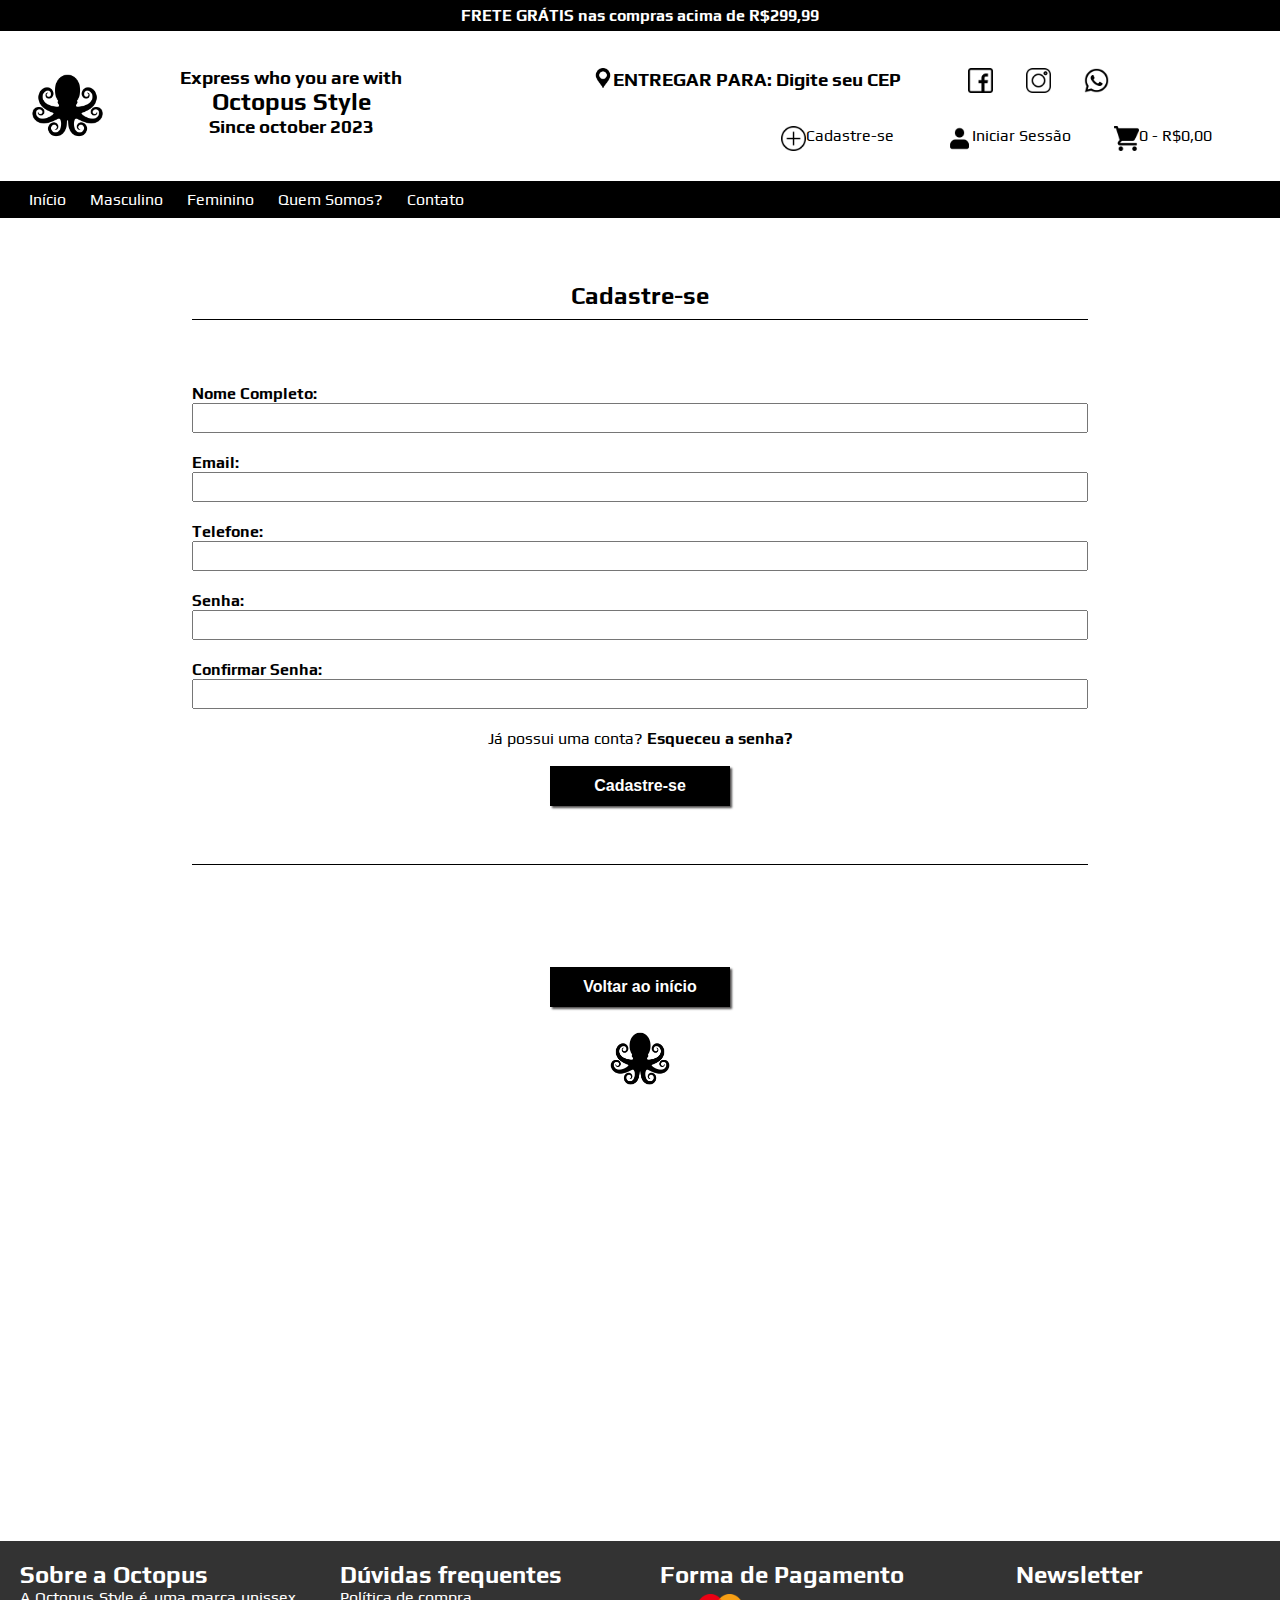
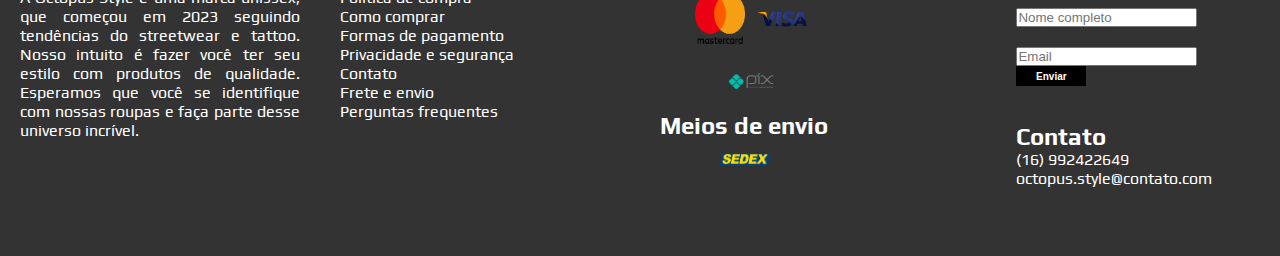
<file: cadastrese.html>
<!DOCTYPE html>
<html lang="pt-br">

<head>
    <meta charset="UTF-8">
    <meta name="viewport" content="width=device-width, initial-scale=1.0">
    <link rel="shortcut icon" href="./src/ostyleicon.ico" type="image/x-icon">
    <link rel="stylesheet" href="./css/ostyle.css">
    <link rel="stylesheet" href="./css/stylecadastre.css">
    <title>Octopus Style</title>
</head>

<body>
    <div id="wrapper">
        <div class="container body-content">
            <header>
                <div class="frete">
                    <h4>FRETE GRÁTIS nas compras acima de R$299,99</h4>
                </div>

                <div class="cabecalho">
                    <div class="principal">
                        <div class="logo">
                            <img src="./src/ostyle.png" alt="Logotipo Octopus Style">
                        </div>
                        <div class="logotitulo">
                            <h3>Express who you are with</h2>
                                <h2>Octopus Style</h2>
                                <h3>Since october 2023</h3>
                        </div>
                    </div>
                    <div class="boxlogo">
                        <div class="um">
                            <div class="entregalogo">
                                <img src="./src/ferramenta.png" alt="Logo Ferramenta Maps">
                                <h3>ENTREGAR PARA: Digite seu CEP</h3>
                            </div>
                            <div class="logos">
                                <img src="./src/facebook.png" alt="Logo Facebook">
                                <img src="./src/instagram.png" alt="Logo Instagram">
                                <img src="./src/logowhatsapp.png" alt="Logo Whatsapp">
                            </div>
                        </div>
                        <div class="dois">
                            <div class="cadastrese">
                                <img src="./src/mais.png" alt="Logo Sinal Mais">
                                <a href="./cadastrese.html">Cadastre-se</a>
                            </div>
                            <div class="iniciarsessao">
                                <img src="./src/pessoa.png" alt="Logo Pessoa">
                                <a href="./iniciarsessao.html">Iniciar Sessão</a>
                            </div>
                            <div class="carrinho">
                                <img src="./src/carrinho-de-compras.png" alt="Logo Carrinho de Compras">
                                <a href="./carrinho.html">0 - R$0,00</a>
                            </div>
                        </div>
                    </div>
                </div>
                <div class="finalcabecalho">
                    <ul>
                        <a href="./index.html">Início</a>
                        <a href="./masculino.html">Masculino</a>
                        <a href="./feminino.html">Feminino</a>
                        <a href="./quemsomos.html">Quem Somos?</a>
                        <a href="./contato.html">Contato</a>
                    </ul>
                </div>
            </header>

            <div class="pag">
                <h2>Cadastre-se</h2>
                <div class="borda">
                    <label for="nome"><b>Nome Completo:</b></label>
                    <input type="nome" id="nome" name="nome" required>
                    <br>
                    <label for="email"><b>Email:</b></label>
                    <input type="email" id="email" name="email" required>
                    <br>
                    <label for="telefone"><b>Telefone:</b></label>
                    <input type="tel" id="telefone" name="telefone" required>
                    <br>
                    <label for="senha"><b>Senha:</b></label>
                    <input type="password" id="senha" name="senha" required>
                    <br>
                    <label for="confirmar_senha"><b>Confirmar Senha:</b></label>
                    <input type="password" id="confirmar_senha" name="confirmar_senha" required>
                    <br>
                    </form>
                    Já possui uma conta? <b>Esqueceu a senha?</b>
                    <button class="botaoini" type="submit">Cadastre-se</button>
                </div>
                <span class="botaozin1"><a href='./index.html'> <button  class="voltar" type="submit">Voltar ao início</button></a></span>
                <img class="polvo" src="./src/ostyle.png" alt="Minha Figura">
            </div>  
        </div>
        <footer>
            <div class="sobre">
                <h2>Sobre a Octopus</h2>
                <p>A Octopus Style é uma marca unissex, que começou em 2023 seguindo tendências do streetwear e tattoo.
                    Nosso
                    intuito é fazer você ter seu estilo com produtos de qualidade. Esperamos que você se identifique com
                    nossas roupas e faça parte desse universo incrível.</p>
            </div>

            <div class="duvida">
                <h2>Dúvidas frequentes</h2>
                <p>Política de compra <br>
                    Como comprar <br>
                    Formas de pagamento<br>
                    Privacidade e segurança<br>
                    Contato <br>
                    Frete e envio<br>
                    Perguntas frequentes </p>
            </div>

            <div class="forma">
                <div>
                    <h2>Forma de Pagamento</h2>
                    <div class="meios-pagamento">
                        <img src="./src/mastercard.png" alt="Master Card">
                        <img src="./src/visa.png" alt="Visa">
                    </div>
                    <div class="meios-pagamento">

                        <img src="./src/Logo-pix.png" alt="Pix">
                    </div>
                </div>
                <h2>Meios de envio</h2>
                <div class="meios-entrega">
                    <img src="./src/sedex.png" alt="Pix">
                </div>
            </div>


            <div>
                <div class="news">
                    <h2>Newsletter</h2>
                    <label for="nome"><b></b></label>
                    <input type="text" id="nome" name="nome" required placeholder="Nome completo">
                    <br>
                    <label for="email"><b></b></label>
                    <input type="email" id="email" name="email" required placeholder="Email">
                    <button type="submit">Enviar</button>
                </div>
                <div class="contato">
                    <h2>Contato</h2>
                    <p>(16) 992422649 <br>
                        octopus.style@contato.com</p>
                </div>
            </div>
        </footer>
    </div>


</body>

</html>
</file>
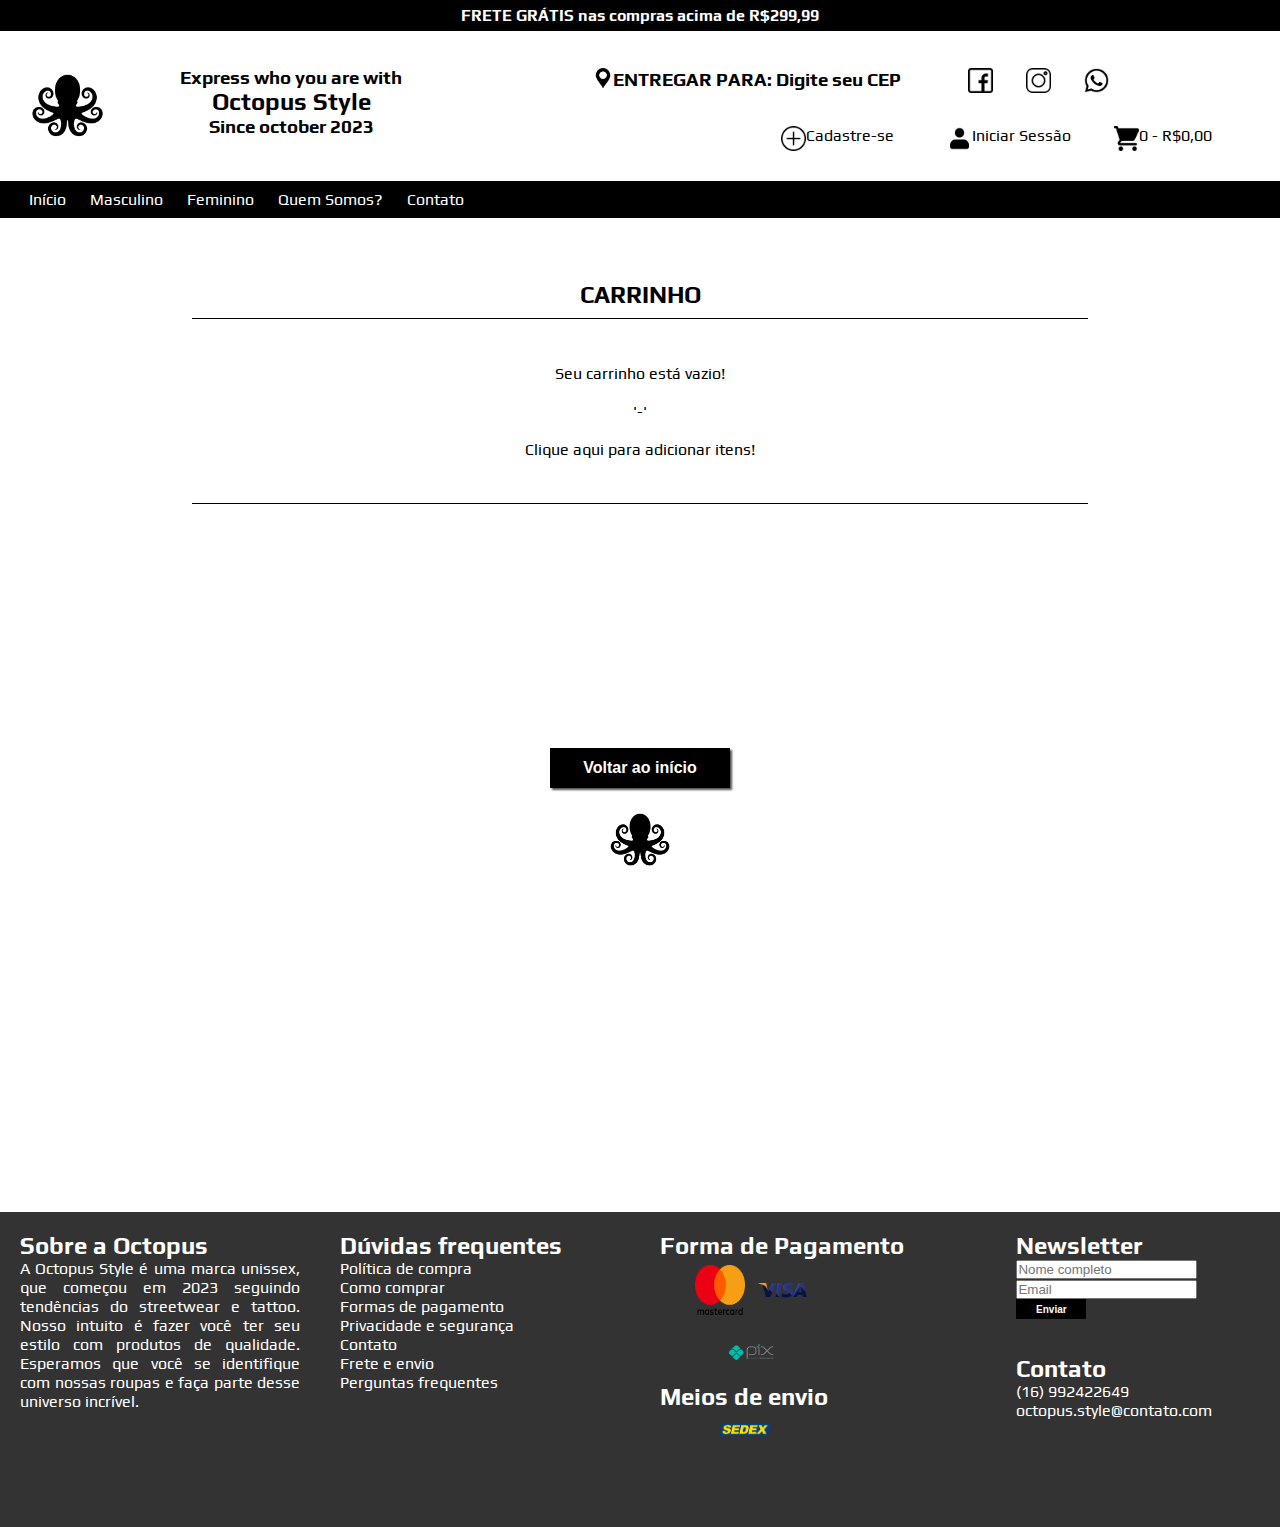
<file: carrinho.html>
<!DOCTYPE html>
<html lang="pt-br">

<head>
    <meta charset="UTF-8">
    <meta name="viewport" content="width=device-width, initial-scale=1.0">
    <link rel="shortcut icon" href="./src/ostyleicon.ico" type="image/x-icon">
    <link rel="stylesheet" href="./css/ostyle.css">
    <link rel="stylesheet" href="./css/stylecarrinho.css">
    <title>Octopus Style</title>
</head>

<body>
    <div id="wrapper">
        <div class="container body-content">
            <header>
                <div class="frete">
                    <h4>FRETE GRÁTIS nas compras acima de R$299,99</h4>
                </div>

                <div class="cabecalho">
                    <div class="principal">
                        <div class="logo">
                            <img src="./src/ostyle.png" alt="Logotipo Octopus Style">
                        </div>
                        <div class="logotitulo">
                            <h3>Express who you are with</h2>
                                <h2>Octopus Style</h2>
                                <h3>Since october 2023</h3>
                        </div>
                    </div>
                    <div class="boxlogo">
                        <div class="um">
                            <div class="entregalogo">
                                <img src="./src/ferramenta.png" alt="Logo Ferramenta Maps">
                                <h3>ENTREGAR PARA: Digite seu CEP</h3>
                            </div>
                            <div class="logos">
                                <img src="./src/facebook.png" alt="Logo Facebook">
                                <img src="./src/instagram.png" alt="Logo Instagram">
                                <img src="./src/logowhatsapp.png" alt="Logo Whatsapp">
                            </div>
                        </div>
                        <div class="dois">
                            <div class="cadastrese">
                                <img src="./src/mais.png" alt="Logo Sinal Mais">
                                <a href="./cadastrese.html">Cadastre-se</a>
                            </div>
                            <div class="iniciarsessao">
                                <img src="./src/pessoa.png" alt="Logo Pessoa">
                                <a href="./iniciarsessao.html">Iniciar Sessão</a>
                            </div>
                            <div class="carrinho">
                                <img src="./src/carrinho-de-compras.png" alt="Logo Carrinho de Compras">
                                <a href="./carrinho.html">0 - R$0,00</a>
                            </div>
                        </div>
                    </div>
                </div>
                <div class="finalcabecalho">
                    <ul>
                        <a href="./index.html">Início</a>
                        <a href="./masculino.html">Masculino</a>
                        <a href="./feminino.html">Feminino</a>
                        <a href="./quemsomos.html">Quem Somos?</a>
                        <a href="./contato.html">Contato</a>
                    </ul>
                </div>
            </header>
        
        <div class="carrinho1">
            <h2>CARRINHO</h2>  
            <p class="borda">Seu carrinho está vazio!<br><br>
                '-'<br><br>
                Clique aqui para adicionar itens!</p>
        </div>
       <span class="botaozin2"> <a href='./index.html'> <button  class="botao3" type="submit">Voltar ao início</button></a></span>
        <img class="imagem3" src="./src/ostyle.png" alt="Minha Figura">
    </div>
    
   
    
    <footer>
        <div class="sobre">
            <h2>Sobre a Octopus</h2>
            <p>A Octopus Style é uma marca unissex, que começou em 2023 seguindo tendências do streetwear e tattoo.
                Nosso
                intuito é fazer você ter seu estilo com produtos de qualidade. Esperamos que você se identifique com
                nossas roupas e faça parte desse universo incrível.</p>
        </div>

        <div class="duvida">
            <h2>Dúvidas frequentes</h2>
            <p>Política de compra <br>
                Como comprar <br>
                Formas de pagamento<br>
                Privacidade e segurança<br>
                Contato <br>
                Frete e envio<br>
                Perguntas frequentes </p>
        </div>

        <div class="forma">
            <div>
                <h2>Forma de Pagamento</h2>
                <div class="meios-pagamento">
                    <img src="./src/mastercard.png" alt="Master Card">
                    <img src="./src/visa.png" alt="Visa">
                </div>
                <div class="meios-pagamento">

                    <img src="./src/Logo-pix.png" alt="Pix">
                </div>
            </div>
            <h2>Meios de envio</h2>
            <div class="meios-entrega">
                <img src="./src/sedex.png" alt="Pix">
            </div>
        </div>


        <div>
            <div class="news">
                <h2>Newsletter</h2>
                <label for="nome"><b></b></label>
                <input type="text" id="nome" name="nome" required placeholder="Nome completo">
                <br>
                <label for="email"><b></b></label>
                <input type="email" id="email" name="email" required placeholder="Email">
                <button type="submit">Enviar</button>
            </div>
            <div class="contato">
                <h2>Contato</h2>
                <p>(16) 992422649 <br>
                    octopus.style@contato.com</p>
            </div>
        </div>
    </footer>
</body>
</html>
</file>
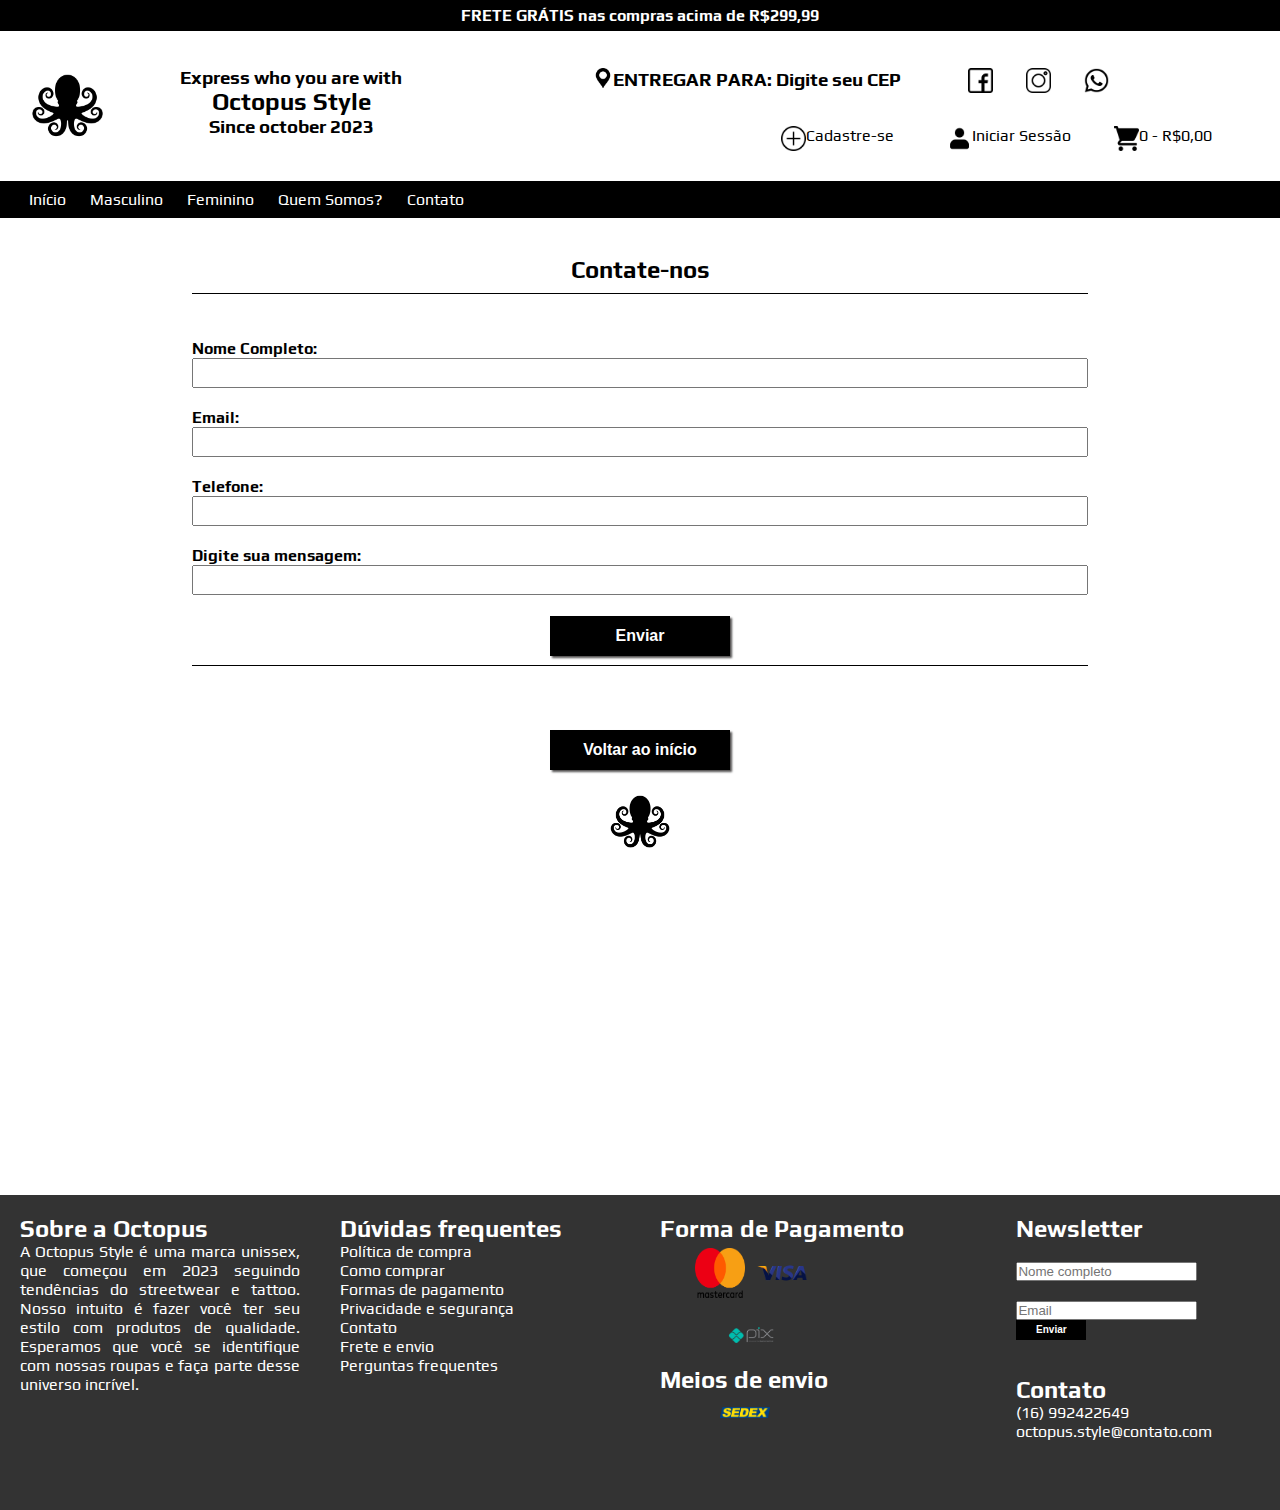
<file: contato.html>
<!DOCTYPE html>
<html lang="pt-br">

<head>
    <meta charset="UTF-8">
    <meta name="viewport" content="width=device-width, initial-scale=1.0">
    <link rel="shortcut icon" href="./src/ostyleicon.ico" type="image/x-icon">
    <link rel="stylesheet" href="./css/ostyle.css">
    <link rel="stylesheet" href="./css/stylecontato.css">
    <title>Octopus Style</title>
</head>

<body>
    <div id="wrapper">
        <div class="container body-content">
            <header>
                <div class="frete">
                    <h4>FRETE GRÁTIS nas compras acima de R$299,99</h4>
                </div>

                <div class="cabecalho">
                    <div class="principal">
                        <div class="logo">
                            <img src="./src/ostyle.png" alt="Logotipo Octopus Style">
                        </div>
                        <div class="logotitulo">
                            <h3>Express who you are with</h2>
                                <h2>Octopus Style</h2>
                                <h3>Since october 2023</h3>
                        </div>
                    </div>
                    <div class="boxlogo">
                        <div class="um">
                            <div class="entregalogo">
                                <img src="./src/ferramenta.png" alt="Logo Ferramenta Maps">
                                <h3>ENTREGAR PARA: Digite seu CEP</h3>
                            </div>
                            <div class="logos">
                                <img src="./src/facebook.png" alt="Logo Facebook">
                                <img src="./src/instagram.png" alt="Logo Instagram">
                                <img src="./src/logowhatsapp.png" alt="Logo Whatsapp">
                            </div>
                        </div>
                        <div class="dois">
                            <div class="cadastrese">
                                <img src="./src/mais.png" alt="Logo Sinal Mais">
                                <a href="./cadastrese.html">Cadastre-se</a>
                            </div>
                            <div class="iniciarsessao">
                                <img src="./src/pessoa.png" alt="Logo Pessoa">
                                <a href="./iniciarsessao.html">Iniciar Sessão</a>
                            </div>
                            <div class="carrinho">
                                <img src="./src/carrinho-de-compras.png" alt="Logo Carrinho de Compras">
                                <a href="./carrinho.html">0 - R$0,00</a>
                            </div>
                        </div>
                    </div>
                </div>
                <div class="finalcabecalho">
                    <ul>
                        <a href="./index.html">Início</a>
                        <a href="./masculino.html">Masculino</a>
                        <a href="./feminino.html">Feminino</a>
                        <a href="./quemsomos.html">Quem Somos?</a>
                        <a href="./contato.html">Contato</a>
                    </ul>
                </div>
            </header>

            <div class="contatinhoo">
                <h2>Contate-nos</h2>
                <div class="borda">
                    <label for="nome"><b>Nome Completo:</b></label>
                    <input type="nome" id="nome" name="nome" required>
                    <br>
                    <label for="email"><b>Email:</b></label>
                    <input type="emaill" id="email" name="email" required>
                    <br>
                    <label for="telefone"><b>Telefone:</b></label>
                    <input type="tel" id="telefone" name="telefone" required>
                    <br>
                    <label for="mensagem"><b>Digite sua mensagem:</b></label>
                    <input type="mensagem" id="mensagem" name="mensagem" required>
                    <br>
                    </form>
                    <button class="envia" type="submit">Enviar</button>
                </div>
            </div>


            <span class="botaozin3"><a href='./index.html'> <button  class="botao4" type="submit">Voltar ao início</button></a></span>
            <img class="imagem4" src="./src/ostyle.png" alt="Minha Figura">
        </div>
    </div>


        <footer>
            <div class="sobre">
                <h2>Sobre a Octopus</h2>
                <p>A Octopus Style é uma marca unissex, que começou em 2023 seguindo tendências do streetwear e tattoo.
                    Nosso
                    intuito é fazer você ter seu estilo com produtos de qualidade. Esperamos que você se identifique com
                    nossas roupas e faça parte desse universo incrível.</p>
            </div>

            <div class="duvida">
                <h2>Dúvidas frequentes</h2>
                <p>Política de compra <br>
                    Como comprar <br>
                    Formas de pagamento<br>
                    Privacidade e segurança<br>
                    Contato <br>
                    Frete e envio<br>
                    Perguntas frequentes </p>
            </div>

            <div class="forma">
                <div>
                    <h2>Forma de Pagamento</h2>
                    <div class="meios-pagamento">
                        <img src="./src/mastercard.png" alt="Master Card">
                        <img src="./src/visa.png" alt="Visa">
                    </div>
                    <div class="meios-pagamento">

                        <img src="./src/Logo-pix.png" alt="Pix">
                    </div>
                </div>
                <h2>Meios de envio</h2>
                <div class="meios-entrega">
                    <img src="./src/sedex.png" alt="Pix">
                </div>
            </div>


            <div>
                <div class="news">
                    <h2>Newsletter</h2>
                    <label for="nome"><b></b></label>
                    <input type="text" id="nome" name="nome" required placeholder="Nome completo">
                    <br>
                    <label for="email"><b></b></label>
                    <input type="email" id="email" name="email" required placeholder="Email">
                    <button type="submit">Enviar</button>
                </div>
                <div class="contato">
                    <h2>Contato</h2>
                    <p>(16) 992422649 <br>
                        octopus.style@contato.com</p>
                </div>
            </div>
        </footer>
</body>

</html>
</file>
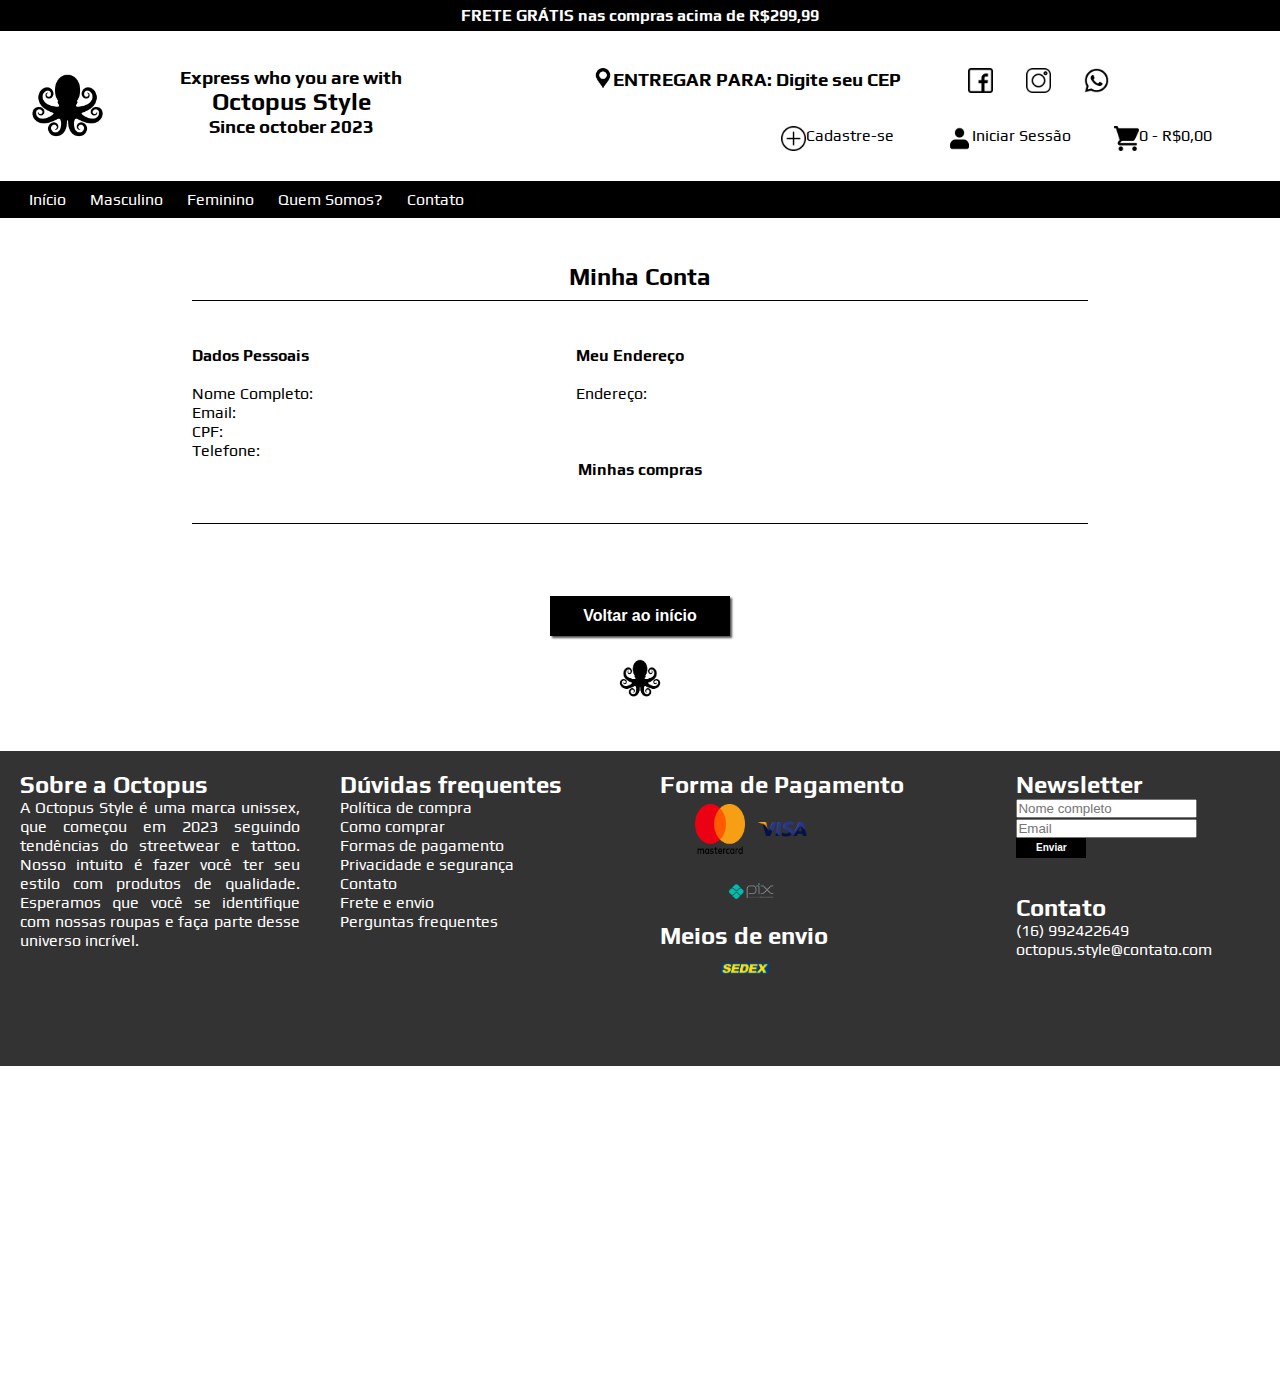
<file: dadospessoais.html>
<!DOCTYPE html>
<html lang="pt-br">

<head>
    <meta charset="UTF-8">
    <meta name="viewport" content="width=device-width, initial-scale=1.0">
    <link rel="shortcut icon" href="./src/ostyleicon.ico" type="image/x-icon">
    <link rel="stylesheet" href="./css/ostyle.css">
    <link rel="stylesheet" href="./css/styledados.css">
    <title>Octopus Style</title>
</head>

<body>
    <div id="wrapper">
        <div class="container body-content">
            <header>
                <div class="frete">
                    <h4>FRETE GRÁTIS nas compras acima de R$299,99</h4>
                </div>

                <div class="cabecalho">
                    <div class="principal">
                        <div class="logo">
                            <img src="./src/ostyle.png" alt="Logotipo Octopus Style">
                        </div>
                        <div class="logotitulo">
                            <h3>Express who you are with</h2>
                                <h2>Octopus Style</h2>
                                <h3>Since october 2023</h3>
                        </div>
                    </div>
                    <div class="boxlogo">
                        <div class="um">
                            <div class="entregalogo">
                                <img src="./src/ferramenta.png" alt="Logo Ferramenta Maps">
                                <h3>ENTREGAR PARA: Digite seu CEP</h3>
                            </div>
                            <div class="logos">
                                <img src="./src/facebook.png" alt="Logo Facebook">
                                <img src="./src/instagram.png" alt="Logo Instagram">
                                <img src="./src/logowhatsapp.png" alt="Logo Whatsapp">
                            </div>
                        </div>
                        <div class="dois">
                            <div class="cadastrese">
                                <img src="./src/mais.png" alt="Logo Sinal Mais">
                                <a href="./cadastrese.html">Cadastre-se</a>
                            </div>
                            <div class="iniciarsessao">
                                <img src="./src/pessoa.png" alt="Logo Pessoa">
                                <a href="./iniciarsessao.html">Iniciar Sessão</a>
                            </div>
                            <div class="carrinho">
                                <img src="./src/carrinho-de-compras.png" alt="Logo Carrinho de Compras">
                                <a href="./carrinho.html">0 - R$0,00</a>
                            </div>
                        </div>
                    </div>
                </div>
                <div class="finalcabecalho">
                    <ul>
                        <a href="./index.html">Início</a>
                        <a href="./masculino.html">Masculino</a>
                        <a href="./feminino.html">Feminino</a>
                        <a href="./quemsomos.html">Quem Somos?</a>
                        <a href="./contato.html">Contato</a>
                    </ul>
                </div>
            </header>

    <div class="continha">
        <h2>Minha Conta</h2>
        <div class="borda">
            <div class="teste">
                <div class="dados-pessoais">
                    <b>Dados Pessoais</b><br><br>
                    Nome Completo:<br>
                    Email:<br>
                    CPF:<br>
                    Telefone:<br>
                </div>
                <div class="meu-endereco">
                    <b>Meu Endereço</b><br><br>
                    Endereço:<br>
                </div>
            </div>
            <div class="minhas-compras">
                <b>Minhas compras</b>
            </div>
        </div>
        <span class="botaozin4"><a href='./index.html'> <button  class="botao5" type="submit">Voltar ao início</button></a></span>
        <img class="imagem5" src="./src/ostyle.png" alt="Minha Figura">
    </div>

    <footer>
        <div class="sobre">
            <h2>Sobre a Octopus</h2>
            <p>A Octopus Style é uma marca unissex, que começou em 2023 seguindo tendências do streetwear e tattoo.
                Nosso
                intuito é fazer você ter seu estilo com produtos de qualidade. Esperamos que você se identifique com
                nossas roupas e faça parte desse universo incrível.</p>
        </div>

        <div class="duvida">
            <h2>Dúvidas frequentes</h2>
            <p>Política de compra <br>
                Como comprar <br>
                Formas de pagamento<br>
                Privacidade e segurança<br>
                Contato <br>
                Frete e envio<br>
                Perguntas frequentes </p>
        </div>

        <div class="forma">
            <div>
                <h2>Forma de Pagamento</h2>
                <div class="meios-pagamento">
                    <img src="./src/mastercard.png" alt="Master Card">
                    <img src="./src/visa.png" alt="Visa">
                </div>
                <div class="meios-pagamento">

                    <img src="./src/Logo-pix.png" alt="Pix">
                </div>
            </div>
            <h2>Meios de envio</h2>
            <div class="meios-entrega">
                <img src="./src/sedex.png" alt="Pix">
            </div>
        </div>


        <div>
            <div class="news">
                <h2>Newsletter</h2>
                <label for="nome"><b></b></label>
                <input type="text" id="nome" name="nome" required placeholder="Nome completo">
                <br>
                <label for="email"><b></b></label>
                <input type="email" id="email" name="email" required placeholder="Email">
                <button type="submit">Enviar</button>
            </div>
            <div class="contato">
                <h2>Contato</h2>
                <p>(16) 992422649 <br>
                    octopus.style@contato.com</p>
            </div>
        </div>
    </footer>
</body>

</html>
</file>
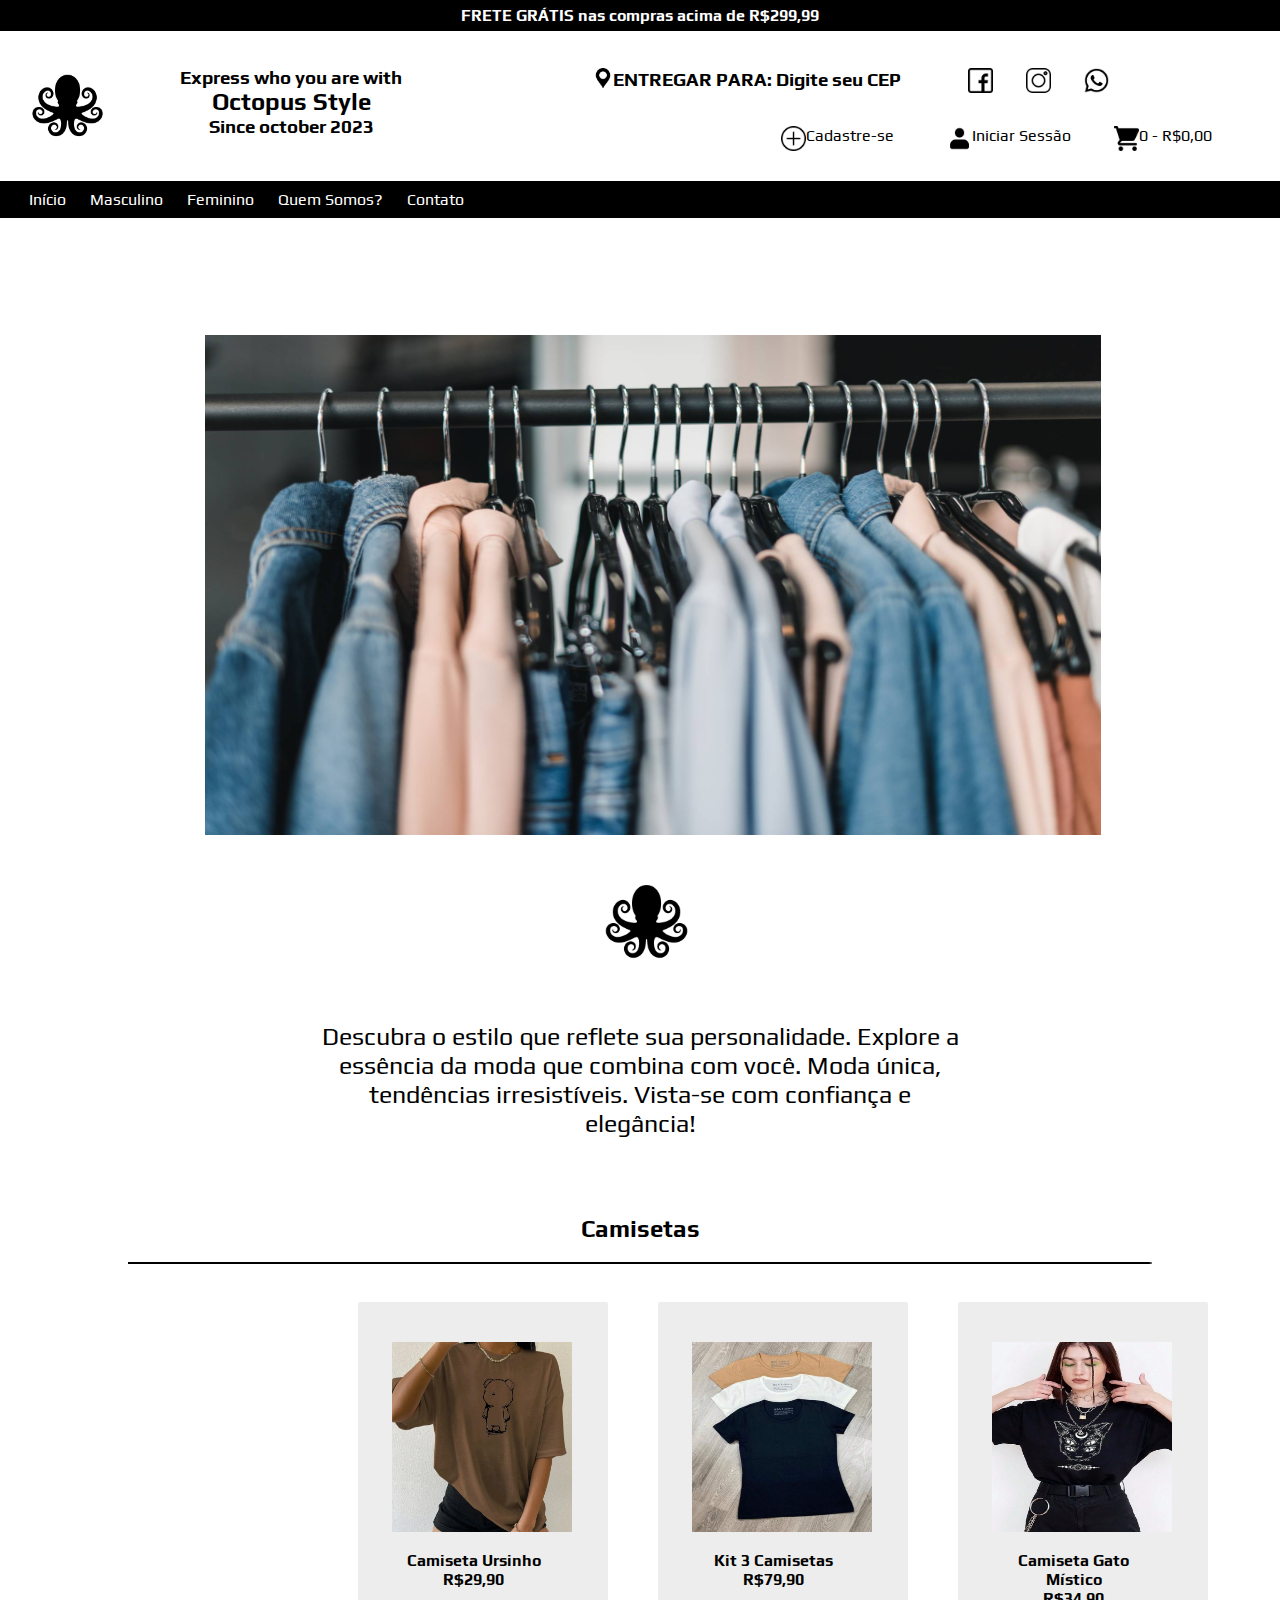
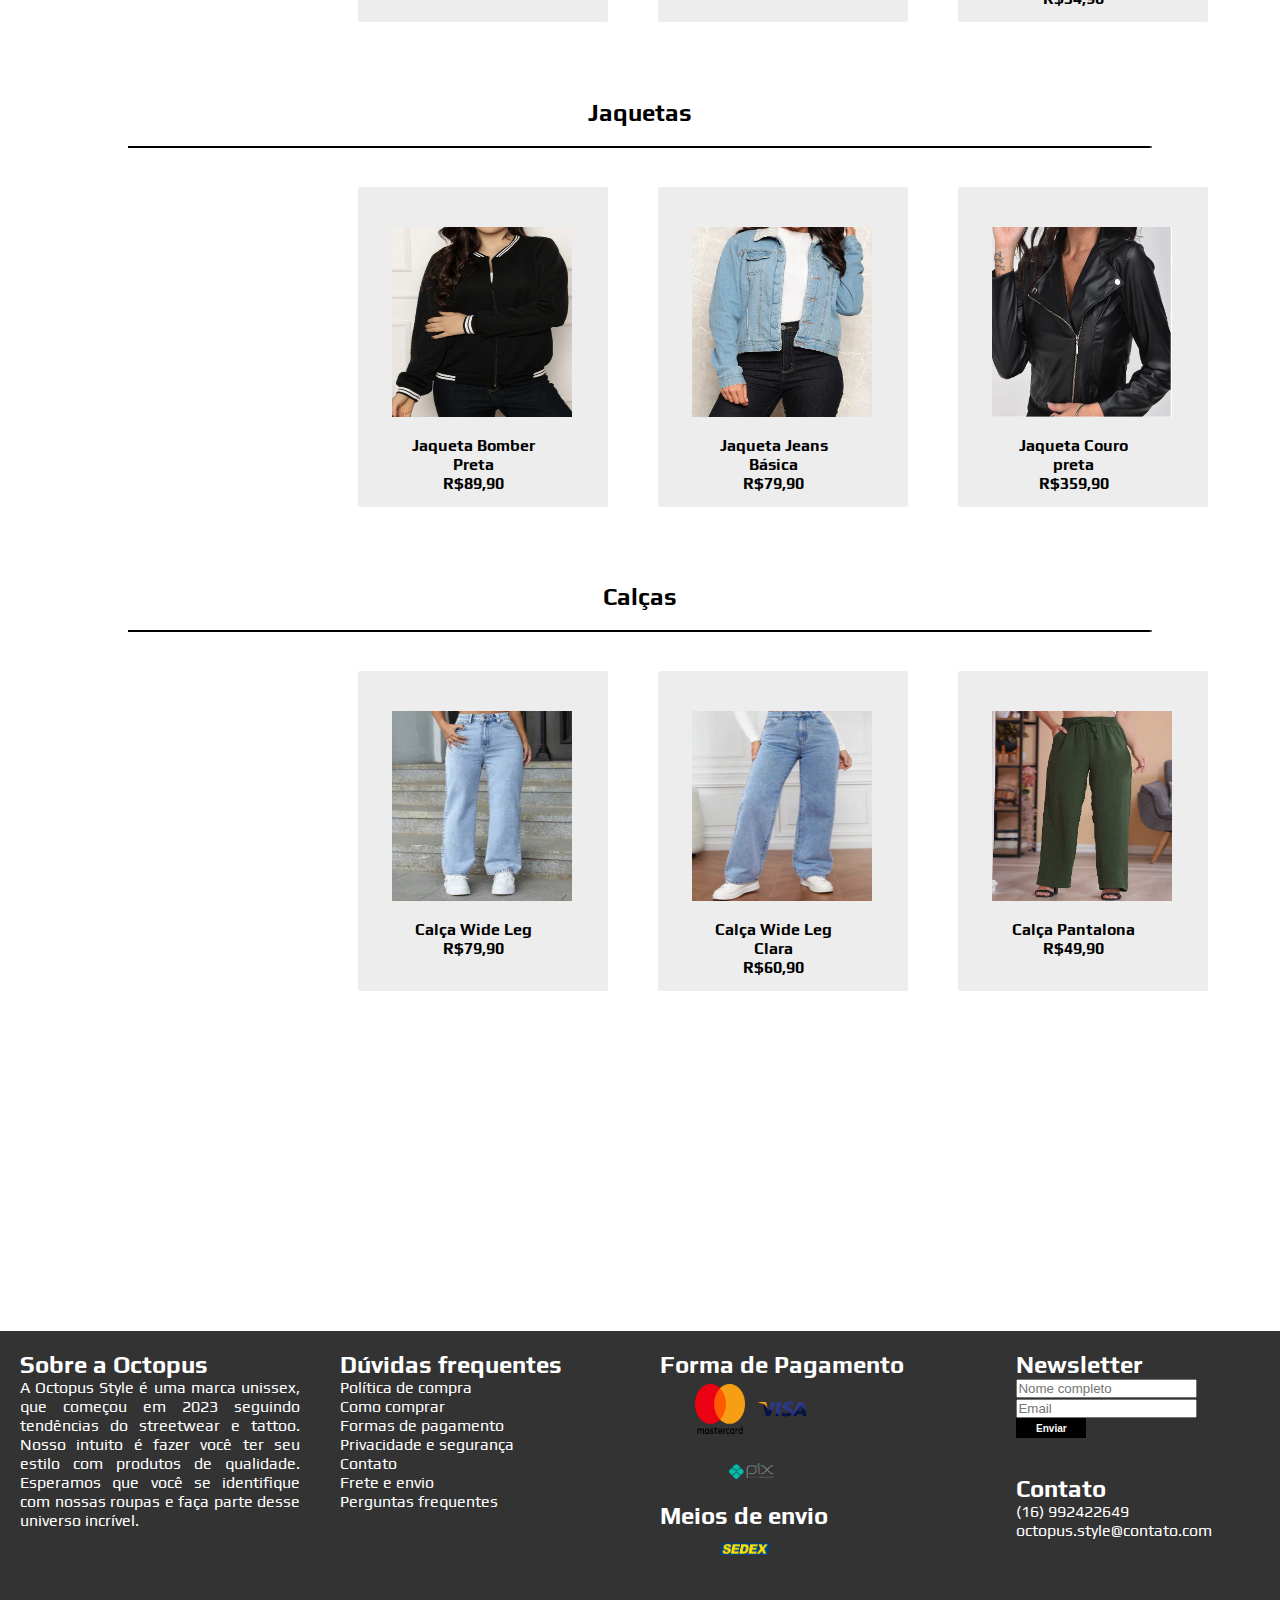
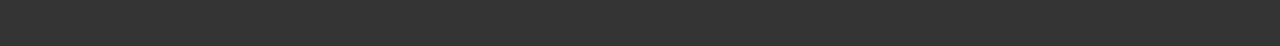
<file: feminino.html>
<!DOCTYPE html>
<html lang="pt-br">

<head>
    <meta charset="UTF-8">
    <meta name="viewport" content="width=device-width, initial-scale=1.0">
    <link rel="shortcut icon" href="./src/ostyleicon.ico" type="image/x-icon">
    <link rel="stylesheet" href="./css/ostyle.css">
    <link rel="stylesheet" type="text/css" href="./js/slick-1.8.1/slick/slick.css" />
    <link rel="stylesheet" type="text/css" href="./js/slick-1.8.1/slick/slick-theme.css" />
    <title>Octopus Style</title>
</head>

<body>
    <div id="wrapper">
        <div class="container body-content">
            <header>
                <div class="frete">
                    <h4>FRETE GRÁTIS nas compras acima de R$299,99</h4>
                </div>

                <div class="cabecalho">
                    <div class="principal">
                        <div class="logo">
                            <img src="./src/ostyle.png" alt="Logotipo Octopus Style">
                        </div>
                        <div class="logotitulo">
                            <h3>Express who you are with</h2>
                                <h2>Octopus Style</h2>
                                <h3>Since october 2023</h3>
                        </div>
                    </div>
                    <div class="boxlogo">
                        <div class="um">
                            <div class="entregalogo">
                                <img src="./src/ferramenta.png" alt="Logo Ferramenta Maps">
                                <h3>ENTREGAR PARA: Digite seu CEP</h3>
                            </div>
                            <div class="logos">
                                <img src="./src/facebook.png" alt="Logo Facebook">
                                <img src="./src/instagram.png" alt="Logo Instagram">
                                <img src="./src/logowhatsapp.png" alt="Logo Whatsapp">
                            </div>
                        </div>
                        <div class="dois">
                            <div class="cadastrese">
                                <img src="./src/mais.png" alt="Logo Sinal Mais">
                                <a href="./cadastrese.html">Cadastre-se</a>
                            </div>
                            <div class="iniciarsessao">
                                <img src="./src/pessoa.png" alt="Logo Pessoa">
                                <a href="./iniciarsessao.html">Iniciar Sessão</a>
                            </div>
                            <div class="carrinho">
                                <img src="./src/carrinho-de-compras.png" alt="Logo Carrinho de Compras">
                                <a href="./carrinho.html">0 - R$0,00</a>
                            </div>
                        </div>
                    </div>
                </div>
                <div class="finalcabecalho">
                    <ul>
                        <a href="./index.html">Início</a>
                        <a href="./masculino.html">Masculino</a>
                        <a href="./feminino.html">Feminino</a>
                        <a href="./quemsomos.html">Quem Somos?</a>
                        <a href="./contato.html">Contato</a>
                    </ul>
                </div>
            </header>

            <div class="femimg"> <!-- inicio do carrossel -->
                <!-- <img src="./src/jaquetas.jpg" alt=""> -->
                 <img src="./src/jaquetaarara.jpg" alt="">
                <!-- <img src="./src/camisetas.jpg" alt="">  -->
            </div><!--fim do carrossel-->
            <img class="textinhologo" src="/src/ostyle.png" alt="">
            <div class="textinho">
                <p>Descubra o estilo que reflete sua personalidade. Explore a essência da moda que combina com você. Moda única, tendências irresistíveis. Vista-se com confiança e elegância!</p>
            </div>

            <div class="destaque">

                <h2>Camisetas</h2>
            </div>
            <div class="bordinha"></div>
            <div class="camiseta">
                <div class="venda">
                    <div class="itemMaisVendidos1">
                        <div class="imgCinza">
                            <div class="imgBranca">
                                <img src="./src/camiseta7.png" alt="">
                            </div>

                            <p class="nome">Camiseta Ursinho</p>
                            <p class="preco">R$29,90</p>
                        </div>
                    </div>

                    <div class="itemMaisVendidos2">
                        <div class="imgCinza">
                            <div class="imgBranca">
                                <img src="./src/camiseta8.png" alt="">

                            </div>
                            <p class="nome">Kit 3 Camisetas</p>
                            <p class="preco">R$79,90</p>
                        </div>
                    </div>

                    <div class="itemMaisVendidos3">
                        <div class="imgCinza">
                            <div class="imgBranca">
                                <img src="./src/camiseta9.png" alt="">

                            </div>
                            <p class="nome">Camiseta Gato Místico</p>
                            <p class="preco">R$34,90</p>
                        </div>
                    </div>

                </div>
            </div>
            <div class="destaque">

                <h2>Jaquetas</h2>
            </div>
            <div class="bordinha"></div>
            <div class="camiseta">
                <div class="venda">
                    <div class="itemMaisVendidos1">
                        <div class="imgCinza">
                            <div class="imgBranca">
                                <img src="./src/jaqueta2.png" alt="">
                            </div>

                            <p class="nome">Jaqueta Bomber Preta</p>
                            <p class="preco">R$89,90</p>
                        </div>
                    </div>

                    <div class="itemMaisVendidos2">
                        <div class="imgCinza">
                            <div class="imgBranca">
                                <img src="./src/jaqueta3.png" alt="">

                            </div>
                            <p class="nome">Jaqueta Jeans Básica</p>
                            <p class="preco">R$79,90</p>
                        </div>
                    </div>

                    <div class="itemMaisVendidos3">
                        <div class="imgCinza">
                            <div class="imgBranca">
                                <img src="./src/jaqueta4.png" alt="">

                            </div>
                            <p class="nome">Jaqueta Couro preta</p>
                            <p class="preco">R$359,90</p>
                        </div>
                    </div>

                </div>
            </div>
            <div class="destaque">

                <h2>Calças</h2>
            </div>
            <div class="bordinha"></div>
            <div class="camiseta">
                <div class="venda">
                    <div class="itemMaisVendidos1">
                        <div class="imgCinza">
                            <div class="imgBranca">
                                <img src="./src/calça6.png" alt="">
                            </div>

                            <p class="nome">Calça Wide Leg</p>
                            <p class="preco">R$79,90</p>
                        </div>
                    </div>

                    <div class="itemMaisVendidos2">
                        <div class="imgCinza">
                            <div class="imgBranca">
                                <img src="./src/calça3.png" alt="">

                            </div>
                            <p class="nome">Calça Wide Leg Clara</p>
                            <p class="preco">R$60,90</p>
                        </div>
                    </div>

                    <div class="itemMaisVendidos3">
                        <div class="imgCinza">
                            <div class="imgBranca">
                                <img src="./src/calça4.png" alt="">

                            </div>
                            <p class="nome">Calça Pantalona</p>
                            <p class="preco">R$49,90</p>
                        </div>
                    </div>

                </div>
            </div>
        </div>
    </div>
    </div>


    </div>
    <footer>
        <div class="sobre">
            <h2>Sobre a Octopus</h2>
            <p>A Octopus Style é uma marca unissex, que começou em 2023 seguindo tendências do streetwear e tattoo.
                Nosso
                intuito é fazer você ter seu estilo com produtos de qualidade. Esperamos que você se identifique com
                nossas roupas e faça parte desse universo incrível.</p>
        </div>

        <div class="duvida">
            <h2>Dúvidas frequentes</h2>
            <p>Política de compra <br>
                Como comprar <br>
                Formas de pagamento<br>
                Privacidade e segurança<br>
                Contato <br>
                Frete e envio<br>
                Perguntas frequentes </p>
        </div>

        <div class="forma">
            <div>
                <h2>Forma de Pagamento</h2>
                <div class="meios-pagamento">
                    <img src="./src/mastercard.png" alt="Master Card">
                    <img src="./src/visa.png" alt="Visa">
                </div>
                <div class="meios-pagamento">

                    <img src="./src/Logo-pix.png" alt="Pix">
                </div>
            </div>
            <h2>Meios de envio</h2>
            <div class="meios-entrega">
                <img src="./src/sedex.png" alt="Pix">
            </div>
        </div>


        <div>
            <div class="news">
                <h2>Newsletter</h2>
                <label for="nome"><b></b></label>
                <input type="text" id="nome" name="nome" required placeholder="Nome completo">
                <br>
                <label for="email"><b></b></label>
                <input type="email" id="email" name="email" required placeholder="Email">
                <button type="submit">Enviar</button>
            </div>
            <div class="contato">
                <h2>Contato</h2>
                <p>(16) 992422649 <br>
                    octopus.style@contato.com</p>
            </div>
        </div>
    </footer>
    </div>
    <!-- <script type="text/javascript" src="//code.jquery.com/jquery-1.11.0.min.js"></script>
    <script type="text/javascript" src="//code.jquery.com/jquery-migrate-1.2.1.min.js"></script> -->
    <!--IMPORTANTE: obedecer essa ordem-->
    <!-- <script type="text/javascript" src="./js/slick-1.8.1/slick/slick.min.js"></script>
    <script src="./js/carrossel.js"></script>
    <script src="./js/menu.js"></script> -->

</body>

</html>
</file>
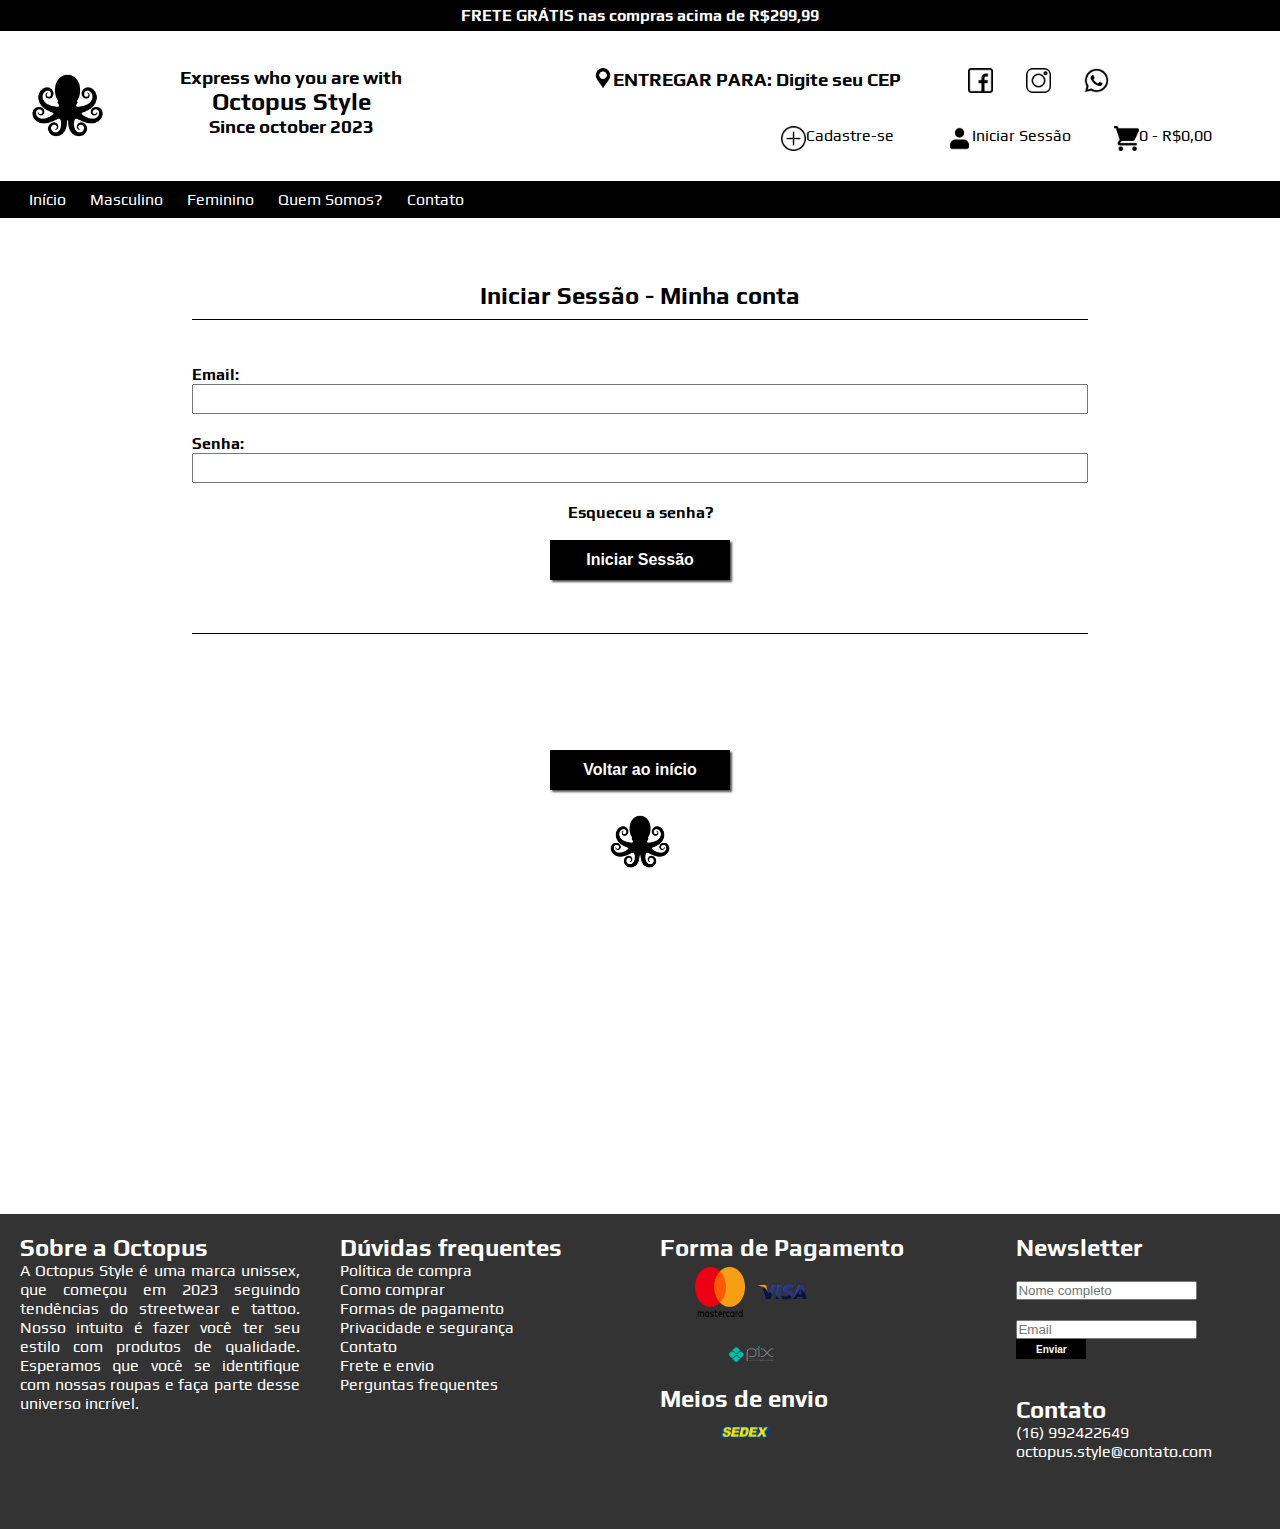
<file: iniciarsessao.html>
<!DOCTYPE html>
<html lang="pt-br">

<head>
    <meta charset="UTF-8">
    <meta name="viewport" content="width=device-width, initial-scale=1.0">
    <link rel="shortcut icon" href="./src/ostyleicon.ico" type="image/x-icon">
    <link rel="stylesheet" href="./css/ostyle.css">
    <link rel="stylesheet" href="./css/styleiniciar.css">
    <title>Página do iniciar</title>
</head>

<body>
    <div id="wrapper">
        <div class="container body-content">
            <header>
                <div class="frete">
                    <h4>FRETE GRÁTIS nas compras acima de R$299,99</h4>
                </div>

                <div class="cabecalho">
                    <div class="principal">
                        <div class="logo">
                            <img src="./src/ostyle.png" alt="Logotipo Octopus Style">
                        </div>
                        <div class="logotitulo">
                            <h3>Express who you are with</h2>
                                <h2>Octopus Style</h2>
                                <h3>Since october 2023</h3>
                        </div>
                    </div>
                    <div class="boxlogo">
                        <div class="um">
                            <div class="entregalogo">
                                <img src="./src/ferramenta.png" alt="Logo Ferramenta Maps">
                                <h3>ENTREGAR PARA: Digite seu CEP</h3>
                            </div>
                            <div class="logos">
                                <img src="./src/facebook.png" alt="Logo Facebook">
                                <img src="./src/instagram.png" alt="Logo Instagram">
                                <img src="./src/logowhatsapp.png" alt="Logo Whatsapp">
                            </div>
                        </div>
                        <div class="dois">
                            <div class="cadastrese">
                                <img src="./src/mais.png" alt="Logo Sinal Mais">
                                <a href="./cadastrese.html">Cadastre-se</a>
                            </div>
                            <div class="iniciarsessao">
                                <img src="./src/pessoa.png" alt="Logo Pessoa">
                                <a href="./iniciarsessao.html">Iniciar Sessão</a>
                            </div>
                            <div class="carrinho">
                                <img src="./src/carrinho-de-compras.png" alt="Logo Carrinho de Compras">
                                <a href="./carrinho.html">0 - R$0,00</a>
                            </div>
                        </div>
                    </div>
                </div>
                <div class="finalcabecalho">
                    <ul>
                        <a href="./index.html">Início</a>
                        <a href="./masculino.html">Masculino</a>
                        <a href="./feminino.html">Feminino</a>
                        <a href="./quemsomos.html">Quem Somos?</a>
                        <a href="./contato.html">Contato</a>
                    </ul>
                </div>
            </header>

            <div class="ses">

                <h2>Iniciar Sessão - <span class="decoracao"><a href="./dadospessoais.html">Minha conta</a></h2></span>
                <div class="borda">
                    <form>
                        <label for="email"><b>Email:</b></label>
                        <input type="emaill" id="email" name="email" required>
                        <br>
                        <label for="senha"><b>Senha:</b></label>
                        <input type="password" id="senha" name="senha" required>
                        <br>
                    </form>
                    <b>Esqueceu a senha?</b>
                    <button class="botaoinic" type="submit">Iniciar Sessão</button>
                </div>
            </div>


            <span class="botaozin5"><a href='./index.html'> <button  class="botao2" type="submit">Voltar ao início</button></a></span>
            <img class="imagem2" src="./src/ostyle.png" alt="Minha Figura">
        </div>
    </div>

    <footer>
        <div class="sobre">
            <h2>Sobre a Octopus</h2>
            <p>A Octopus Style é uma marca unissex, que começou em 2023 seguindo tendências do streetwear e tattoo.
                Nosso
                intuito é fazer você ter seu estilo com produtos de qualidade. Esperamos que você se identifique com
                nossas roupas e faça parte desse universo incrível.</p>
        </div>

        <div class="duvida">
            <h2>Dúvidas frequentes</h2>
            <p>Política de compra <br>
                Como comprar <br>
                Formas de pagamento<br>
                Privacidade e segurança<br>
                Contato <br>
                Frete e envio<br>
                Perguntas frequentes </p>
        </div>

        <div class="forma">
            <div>
                <h2>Forma de Pagamento</h2>
                <div class="meios-pagamento">
                    <img src="./src/mastercard.png" alt="Master Card">
                    <img src="./src/visa.png" alt="Visa">
                </div>
                <div class="meios-pagamento">

                    <img src="./src/Logo-pix.png" alt="Pix">
                </div>
            </div>
            <h2>Meios de envio</h2>
            <div class="meios-entrega">
                <img src="./src/sedex.png" alt="Pix">
            </div>
        </div>


        <div>
            <div class="news">
                <h2>Newsletter</h2>
                <label for="nome"><b></b></label>
                <input type="text" id="nome" name="nome" required placeholder="Nome completo">
                <br>
                <label for="email"><b></b></label>
                <input type="email" id="email" name="email" required placeholder="Email">
                <button type="submit">Enviar</button>
            </div>
            <div class="contato">
                <h2>Contato</h2>
                <p>(16) 992422649 <br>
                    octopus.style@contato.com</p>
            </div>
        </div>
    </footer>
</body>

</html>
</file>
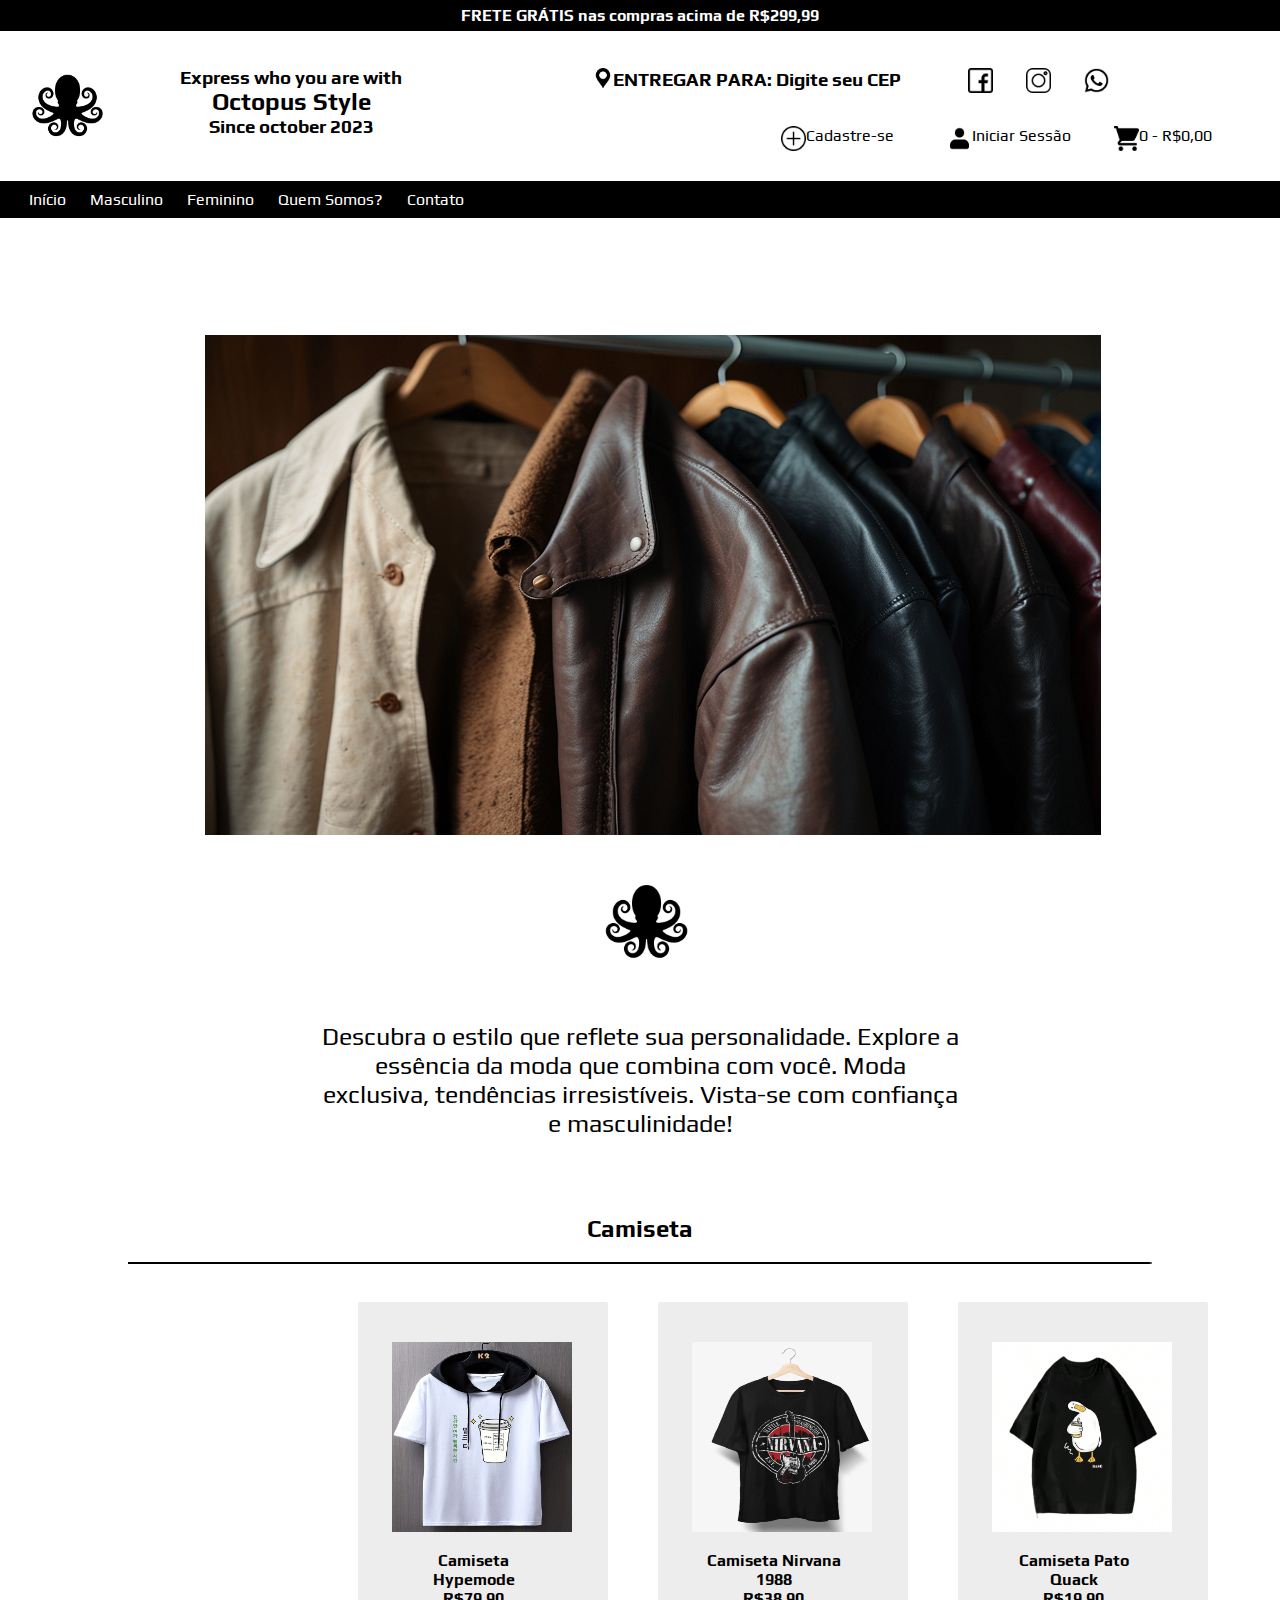
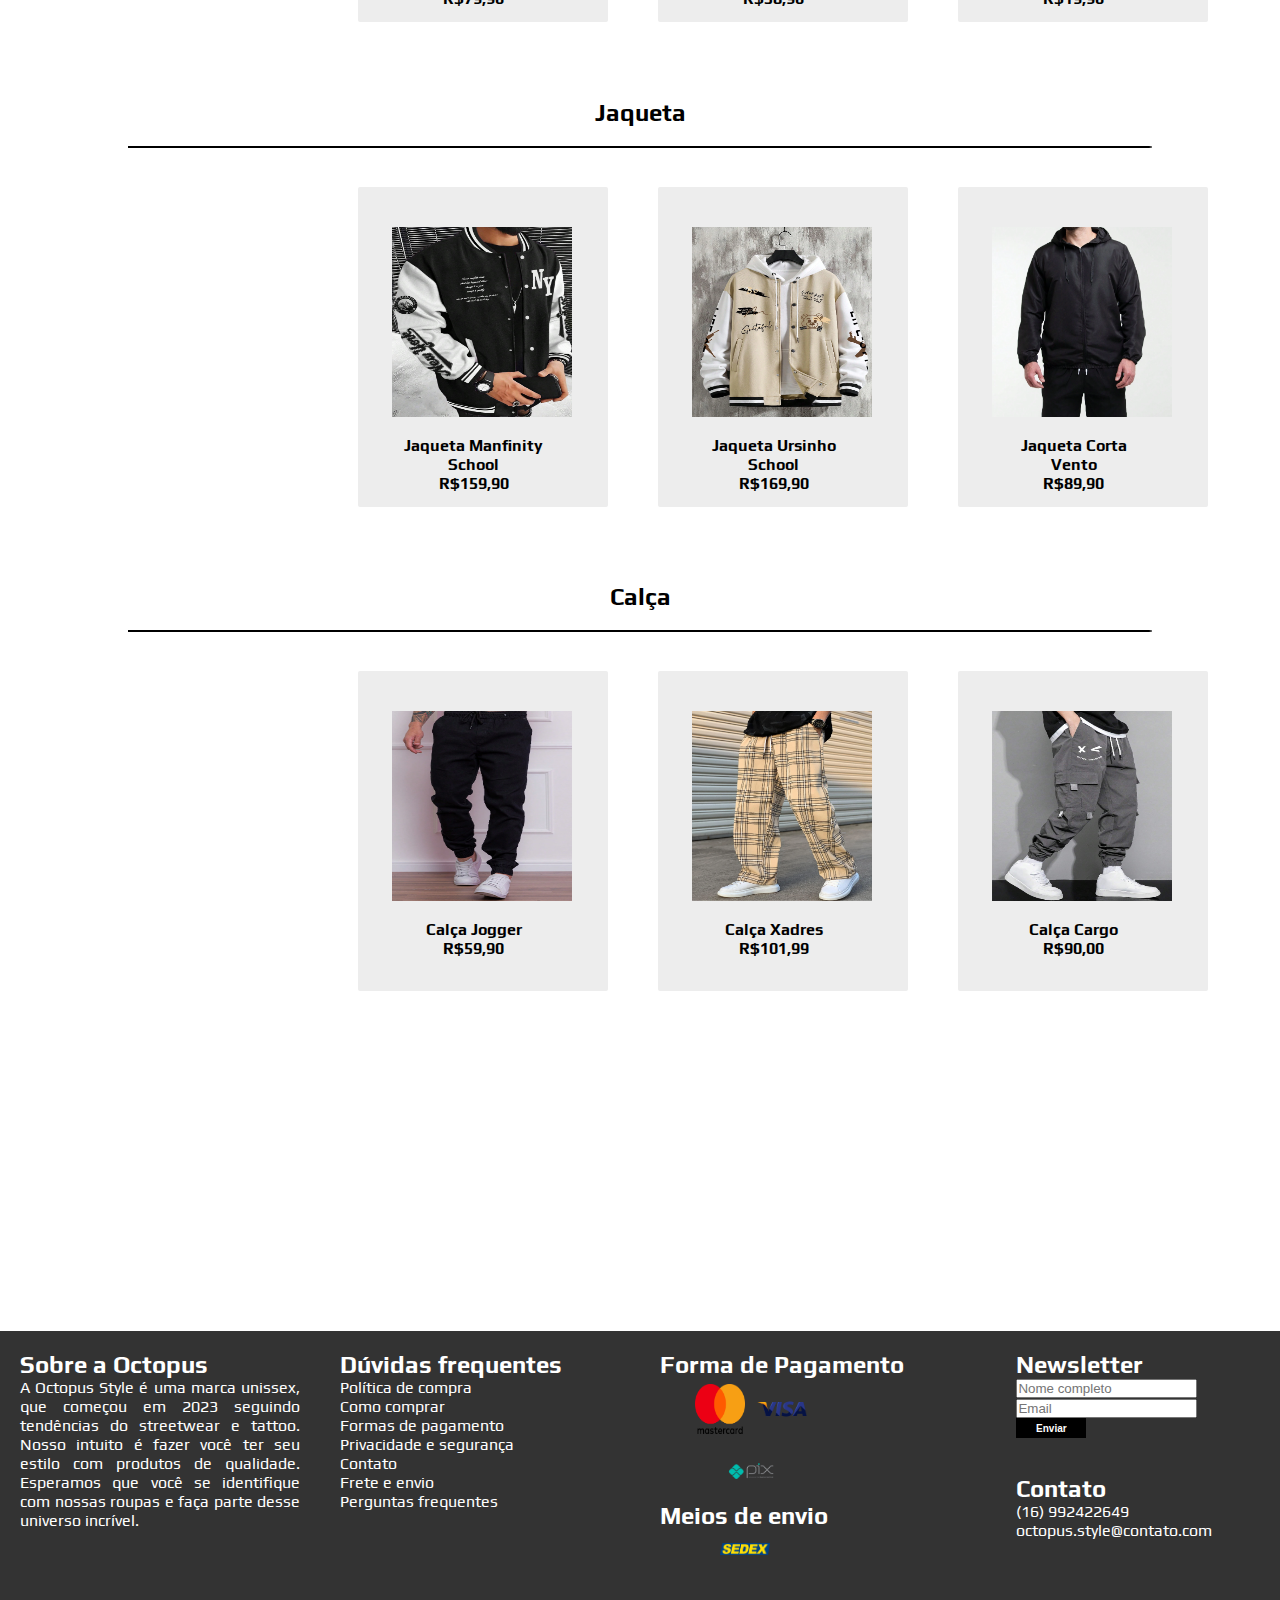
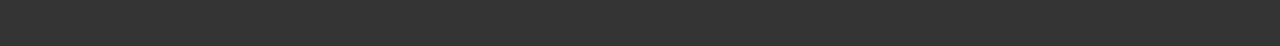
<file: masculino.html>
<!DOCTYPE html>
<html lang="pt-br">

<head>
    <meta charset="UTF-8">
    <meta name="viewport" content="width=device-width, initial-scale=1.0">
    <link rel="shortcut icon" href="./src/ostyleicon.ico" type="image/x-icon">
    <link rel="stylesheet" href="./css/ostyle.css">
    <link rel="stylesheet" type="text/css" href="./js/slick-1.8.1/slick/slick.css" />
    <link rel="stylesheet" type="text/css" href="./js/slick-1.8.1/slick/slick-theme.css" />
    <title>Octopus Style</title>
</head>

<body>
    <div id="wrapper">
        <div class="container body-content">
            <header>
                <div class="frete">
                    <h4>FRETE GRÁTIS nas compras acima de R$299,99</h4>
                </div>

                <div class="cabecalho">
                    <div class="principal">
                        <div class="logo">
                            <img src="./src/ostyle.png" alt="Logotipo Octopus Style">
                        </div>
                        <div class="logotitulo">
                            <h3>Express who you are with</h2>
                                <h2>Octopus Style</h2>
                                <h3>Since october 2023</h3>
                        </div>
                    </div>
                    <div class="boxlogo">
                        <div class="um">
                            <div class="entregalogo">
                                <img src="./src/ferramenta.png" alt="Logo Ferramenta Maps">
                                <h3>ENTREGAR PARA: Digite seu CEP</h3>
                            </div>
                            <div class="logos">
                                <img src="./src/facebook.png" alt="Logo Facebook">
                                <img src="./src/instagram.png" alt="Logo Instagram">
                                <img src="./src/logowhatsapp.png" alt="Logo Whatsapp">
                            </div>
                        </div>
                        <div class="dois">
                            <div class="cadastrese">
                                <img src="./src/mais.png" alt="Logo Sinal Mais">
                                <a href="./cadastrese.html">Cadastre-se</a>
                            </div>
                            <div class="iniciarsessao">
                                <img src="./src/pessoa.png" alt="Logo Pessoa">
                                <a href="./iniciarsessao.html">Iniciar Sessão</a>
                            </div>
                            <div class="carrinho">
                                <img src="./src/carrinho-de-compras.png" alt="Logo Carrinho de Compras">
                                <a href="./carrinho.html">0 - R$0,00</a>
                            </div>
                        </div>
                    </div>
                </div>
                <div class="finalcabecalho">
                    <ul>
                        <a href="./index.html">Início</a>
                        <a href="./masculino.html">Masculino</a>
                        <a href="./feminino.html">Feminino</a>
                        <a href="./quemsomos.html">Quem Somos?</a>
                        <a href="./contato.html">Contato</a>
                    </ul>
                </div>
            </header>

            <div class="mascimg"> <!-- inicio do carrossel -->
                <img src="./src/jaquetasmacho.jpg" alt="">
                <!-- <img src="./src/calças.jpg" alt="">
                <img src="./src/camisetas.jpg" alt=""> -->
            </div><!--fim do carrossel-->
            <img class="textinhologo" src="/src/ostyle.png" alt="">
            <div class="textinho">
                <p>Descubra o estilo que reflete sua personalidade. Explore a essência da moda que combina com você. Moda exclusiva, tendências irresistíveis. Vista-se com confiança e masculinidade!</p>
            </div>

            <div class="destaque">

                <h2>Camiseta</h2>
            </div>
            <div class="bordinha"></div>
            <div class="camiseta">
                <div class="venda">
                    <div class="itemMaisVendidos1">
                        <div class="imgCinza">
                            <div class="imgBranca">
                                <img src="./src/camise10.png" alt="">
                            </div>

                            <p class="nome">Camiseta Hypemode</p>
                            <p class="preco">R$79,90</p>
                        </div>
                    </div>

                    <div class="itemMaisVendidos2">
                        <div class="imgCinza">
                            <div class="imgBranca">
                                <img src="./src/camiseta11.png" alt="">

                            </div>
                            <p class="nome">Camiseta Nirvana 1988</p>
                            <p class="preco">R$38,90</p>
                        </div>
                    </div>

                    <div class="itemMaisVendidos3">
                        <div class="imgCinza">
                            <div class="imgBranca">
                                <img src="./src/camiseta12.png" alt="">

                            </div>
                            <p class="nome">Camiseta Pato Quack</p>
                            <p class="preco">R$19,90</p>
                        </div>
                    </div>

                </div>
            </div>
            <div class="destaque">

                <h2>Jaqueta</h2>
            </div>
            <div class="bordinha"></div>
            <div class="camiseta">
                <div class="venda">
                    <div class="itemMaisVendidos1">
                        <div class="imgCinza">
                            <div class="imgBranca">
                                <img src="./src/jaqueta5.png" alt="">
                            </div>

                            <p class="nome">Jaqueta Manfinity School</p>
                            <p class="preco">R$159,90</p>
                        </div>
                    </div>

                    <div class="itemMaisVendidos2">
                        <div class="imgCinza">
                            <div class="imgBranca">
                                <img src="./src/jaqueta6.png" alt="">

                            </div>
                            <p class="nome">Jaqueta Ursinho School</p>
                            <p class="preco">R$169,90</p>
                        </div>
                    </div>

                    <div class="itemMaisVendidos3">
                        <div class="imgCinza">
                            <div class="imgBranca">
                                <img src="./src/jaqueta7.png" alt="">

                            </div>
                            <p class="nome">Jaqueta Corta Vento</p>
                            <p class="preco">R$89,90</p>
                        </div>
                    </div>

                </div>
            </div>
            <div class="destaque">

                <h2>Calça</h2>
            </div>
            <div class="bordinha"></div>
            <div class="camiseta">
                <div class="venda">
                    <div class="itemMaisVendidos1">
                        <div class="imgCinza">
                            <div class="imgBranca">
                                <img src="./src/calça7.png" alt="">
                            </div>

                            <p class="nome">Calça Jogger</p>
                            <p class="preco">R$59,90</p>
                        </div>
                    </div>

                    <div class="itemMaisVendidos2">
                        <div class="imgCinza">
                            <div class="imgBranca">
                                <img src="./src/calça8.png" alt="">

                            </div>
                            <p class="nome">Calça Xadres</p>
                            <p class="preco">R$101,99</p>
                        </div>
                    </div>

                    <div class="itemMaisVendidos3">
                        <div class="imgCinza">
                            <div class="imgBranca">
                                <img src="./src/calça9.png" alt="">

                            </div>
                            <p class="nome">Calça Cargo</p>
                            <p class="preco">R$90,00</p>
                        </div>
                    </div>

                </div>
            </div>
        </div>
    </div>
    </div>


    </div>
    <footer>
        <div class="sobre">
            <h2>Sobre a Octopus</h2>
            <p>A Octopus Style é uma marca unissex, que começou em 2023 seguindo tendências do streetwear e tattoo.
                Nosso
                intuito é fazer você ter seu estilo com produtos de qualidade. Esperamos que você se identifique com
                nossas roupas e faça parte desse universo incrível.</p>
        </div>

        <div class="duvida">
            <h2>Dúvidas frequentes</h2>
            <p>Política de compra <br>
                Como comprar <br>
                Formas de pagamento<br>
                Privacidade e segurança<br>
                Contato <br>
                Frete e envio<br>
                Perguntas frequentes </p>
        </div>

        <div class="forma">
            <div>
                <h2>Forma de Pagamento</h2>
                <div class="meios-pagamento">
                    <img src="./src/mastercard.png" alt="Master Card">
                    <img src="./src/visa.png" alt="Visa">
                </div>
                <div class="meios-pagamento">

                    <img src="./src/Logo-pix.png" alt="Pix">
                </div>
            </div>
            <h2>Meios de envio</h2>
            <div class="meios-entrega">
                <img src="./src/sedex.png" alt="Pix">
            </div>
        </div>


        <div>
            <div class="news">
                <h2>Newsletter</h2>
                <label for="nome"><b></b></label>
                <input type="text" id="nome" name="nome" required placeholder="Nome completo">
                <br>
                <label for="email"><b></b></label>
                <input type="email" id="email" name="email" required placeholder="Email">
                <button type="submit">Enviar</button>
            </div>
            <div class="contato">
                <h2>Contato</h2>
                <p>(16) 992422649 <br>
                    octopus.style@contato.com</p>
            </div>
        </div>
    </footer>
    </div>
    <!-- <script type="text/javascript" src="//code.jquery.com/jquery-1.11.0.min.js"></script>
    <script type="text/javascript" src="//code.jquery.com/jquery-migrate-1.2.1.min.js"></script> -->
    <!--IMPORTANTE: obedecer essa ordem-->
    <!-- <script type="text/javascript" src="./js/slick-1.8.1/slick/slick.min.js"></script>
    <script src="./js/carrossel.js"></script>
    <script src="./js/menu.js"></script> -->

</body>

</html>
</file>
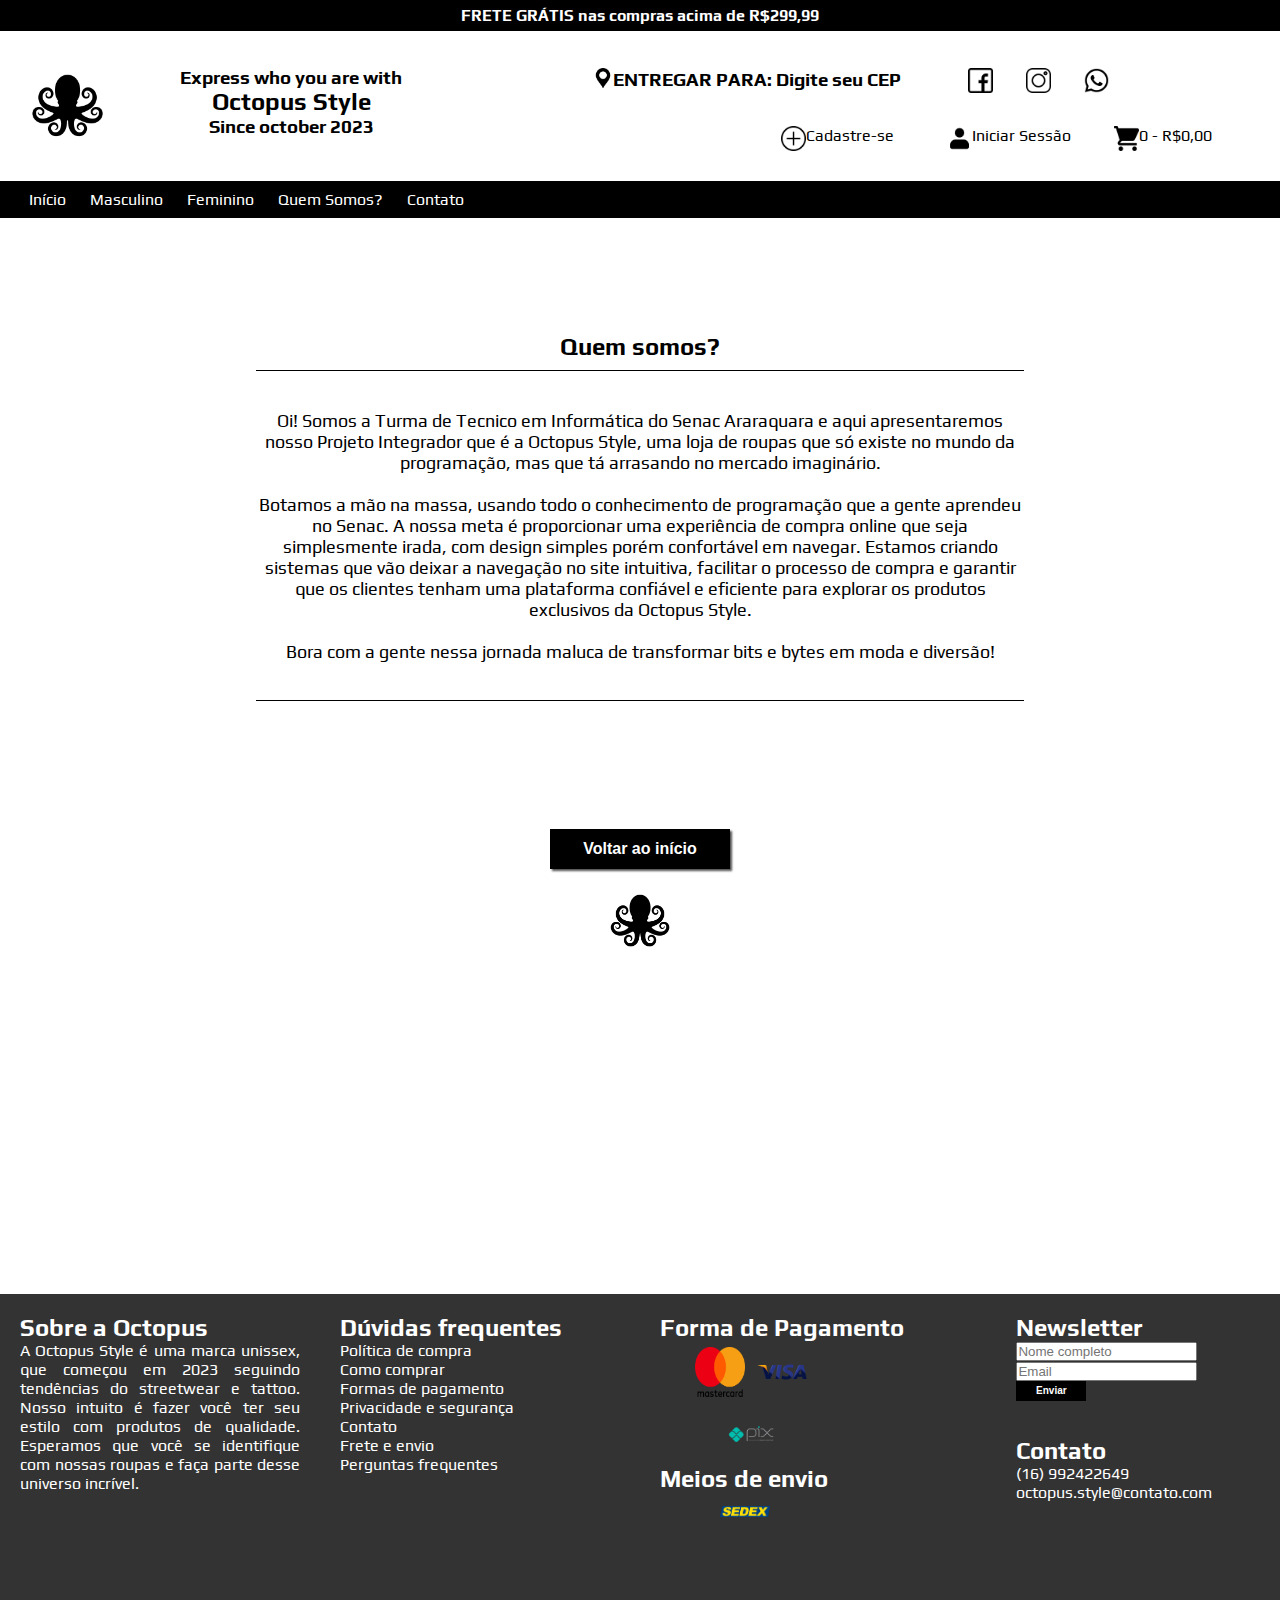
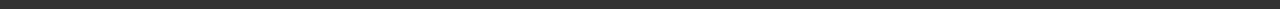
<file: quemsomos.html>
<!DOCTYPE html>
<html lang="pt-br">

<head>
    <meta charset="UTF-8">
    <meta name="viewport" content="width=device-width, initial-scale=1.0">
    <link rel="shortcut icon" href="./src/ostyleicon.ico" type="image/x-icon">
    <link rel="stylesheet" href="./css/ostyle.css">
    <link rel="stylesheet" href="./css/stylequem1.css">
    <title>Octopus Style</title>
</head>

<body>
    <div id="wrapper">
        <div class="container body-content">
            <div class="frete">
                <h4>FRETE GRÁTIS nas compras acima de R$299,99</h4>
            </div>
            <header>
                <div class="cabecalho">
                    <div class="principal">
                        <div class="logo">
                            <img src="./src/ostyle.png" alt="Logotipo Octopus Style">
                        </div>
                        <div class="logotitulo">
                            <h3>Express who you are with</h2>
                                <h2>Octopus Style</h2>
                                <h3>Since october 2023</h3>
                        </div>
                    </div>
                    <div class="boxlogo">
                        <div class="um">
                            <div class="entregalogo">
                                <img src="./src/ferramenta.png" alt="Logo Ferramenta Maps">
                                <h3>ENTREGAR PARA: Digite seu CEP</h3>
                            </div>
                            <div class="logos">
                                <img src="./src/facebook.png" alt="Logo Facebook">
                                <img src="./src/instagram.png" alt="Logo Instagram">
                                <img src="./src/logowhatsapp.png" alt="Logo Whatsapp">
                            </div>
                        </div>
                        <div class="dois">
                            <div class="cadastrese">
                                <img src="./src/mais.png" alt="Logo Sinal Mais">
                                <a href="./cadastrese.html">Cadastre-se</a>
                            </div>
                            <div class="iniciarsessao">
                                <img src="./src/pessoa.png" alt="Logo Pessoa">
                                <a href="./iniciarsessao.html">Iniciar Sessão</a>
                            </div>
                            <div class="carrinho">
                                <img src="./src/carrinho-de-compras.png" alt="Logo Carrinho de Compras">
                                <a href="./carrinho.html">0 - R$0,00</a>
                            </div>
                        </div>
                    </div>
                </div>
                <div class="finalcabecalho">
                    <ul>
                        <a href="./index.html">Início</a>
                        <a href="./masculino.html">Masculino</a>
                        <a href="./feminino.html">Feminino</a>
                        <a href="./quemsomos.html">Quem Somos?</a>
                        <a href="./contato.html">Contato</a>
                    </ul>
                </div>
            </header>


            <div class="batata">
                <h2>Quem somos?</h2>

                <p class="borda">Oi! Somos a Turma de Tecnico em Informática do Senac Araraquara e aqui apresentaremos
                    nosso
                    Projeto Integrador que é a Octopus Style, uma loja de roupas que só existe no mundo da programação,
                    mas
                    que tá arrasando no mercado imaginário.<br><br>
                    Botamos a mão na massa, usando todo o conhecimento de programação que a gente aprendeu no Senac. A
                    nossa
                    meta é proporcionar uma experiência de compra online que seja simplesmente irada, com design simples
                    porém confortável em navegar. Estamos criando sistemas que vão deixar a navegação no site intuitiva,
                    facilitar o processo de compra e garantir que os clientes tenham uma plataforma confiável e
                    eficiente
                    para explorar os produtos exclusivos da Octopus Style.<br><br>
                    Bora com a gente nessa jornada maluca de transformar bits e bytes em moda e diversão!</p>
            </div>


            <span class="botaozin"> <a href='./index.html'> <button  class="botao1" type="submit">Voltar ao início</button></a></span>
            <img class="imagem1" src="./src/ostyle.png" alt="Minha Figura">
        </div>
        <footer>
            <div class="sobre">
                <h2>Sobre a Octopus</h2>
                <p>A Octopus Style é uma marca unissex, que começou em 2023 seguindo tendências do streetwear e tattoo.
                    Nosso
                    intuito é fazer você ter seu estilo com produtos de qualidade. Esperamos que você se identifique com
                    nossas roupas e faça parte desse universo incrível.</p>
            </div>

            <div class="duvida">
                <h2>Dúvidas frequentes</h2>
                <p>Política de compra <br>
                    Como comprar <br>
                    Formas de pagamento<br>
                    Privacidade e segurança<br>
                    Contato <br>
                    Frete e envio<br>
                    Perguntas frequentes </p>
            </div>

            <div class="forma">
                <div>
                    <h2>Forma de Pagamento</h2>
                    <div class="meios-pagamento">
                        <img src="./src/mastercard.png" alt="Master Card">
                        <img src="./src/visa.png" alt="Visa">
                    </div>
                    <div class="meios-pagamento">

                        <img src="./src/Logo-pix.png" alt="Pix">
                    </div>
                </div>
                <h2>Meios de envio</h2>
                <div class="meios-entrega">
                    <img src="./src/sedex.png" alt="Pix">
                </div>
            </div>


            <div>
                <div class="news">
                    <h2>Newsletter</h2>
                    <label for="nome"><b></b></label>
                    <input type="text" id="nome" name="nome" required placeholder="Nome completo">
                    <br>
                    <label for="email"><b></b></label>
                    <input type="email" id="email" name="email" required placeholder="Email">
                    <button type="submit">Enviar</button>
                </div>
                <div class="contato">
                    <h2>Contato</h2>
                    <p>(16) 992422649 <br>
                        octopus.style@contato.com</p>
                </div>
            </div>
        </footer>
    </div>

</body>

</html>
</file>
<file: css/ostyle.css>
@import url('https://fonts.googleapis.com/css2?family=Play:wght@400;700&display=swap');

*{
    margin: 0;
    padding: 0;
    box-sizing: border-box;
}
html{
    height: 100%;
}
body{
    height: 100%;
    font-family: 'play';
    
    
}


#wrapper{
    min-height: 100%;
    max-width: 100%;
    position: relative;
}

.container{
    min-height: 100%;
    position: relative;
    margin-left: auto;
    margin-right: auto;
}


.body-content{
    padding-bottom: 35vh;
}

.frete{
    background-color: black;
    text-align: center;
    color: white;
    font-size: 16px;
    padding: 6px 0;
}

.logo{
    width: 15vw; 
    height: 150px;
    display: flex;
    align-items: center;
    justify-content: center;
}
 

.logo img{
    width: 6vw;
    height: auto;

}
.logotitulo{
    width: 35vw;
    height: 80px;
    text-align: center;
    margin-top: auto;
    margin-bottom: auto;
    /* padding-right: 12vw; */

}


.principal{
    display: flex;
    width: 35vw;

}

.boxlogo{
    width: 65vw;
    height: 150px;
    padding-top: 25px;
}
.boxlogo img{
    width: 25px;
    height: 25px;
}

.entregalogo{
    display: flex;
    padding-left: 20px;
    width: 60%;
}

.entregalogo img{
    width: 20px;
    height: 20px;
}
.carrinho a{
    text-decoration: none;
    color: black;
}

.logos{
    width: 40%;
    display:flex;
    justify-content: space-around;
    padding-left: 5%;
    padding-right: 5%;

}

.um{
    display: flex;
    width: 70%;
    margin-left: auto;
    margin-right: auto;
    margin-top: 12px;
}
.dois{
    display: flex;
    justify-content:flex-end;
    margin-top: 8px;
    
}
.carrossel{
    width: 80vw;
    margin-top: 13vh;
    margin-left: auto;
    margin-right: auto;
}


.carrossel img{
    width: 70vw;
    height: 500px;
    margin-left: auto;
    margin-right: auto;    
}
.mascimg{
        width: 80vw;
        margin-top: 13vh;
        margin-left: 16%;
        margin-right: auto;
}
    
    
    .mascimg img{
        width: 70vw;
        height: 500px;
        margin-left: auto;
        margin-right: auto;    
    }

    .femimg{
        width: 80vw;
        margin-top: 13vh;
        margin-left: 16%;
        margin-right: auto;
}
    
    
    .femimg img{
        width: 70vw;
        height: 500px;
        margin-left: auto;
        margin-right: auto;    
    }

.cadastrese{
    width: 20%;
    margin-top: 25px;
    display: flex;
}
.textinhologo{
    width: 7vw;
    margin-left: 47%;
    margin-top: 3%;
}
.textinho{
    text-align: center;
    margin-top: 4%;
    font-size: 25px;
    width: 50%;
    margin-left: 25%;


}
.iniciarsessao{
    width: 20%;
    margin-top: 25px;
    display: flex;
    
}
.iniciarsessao a{
    color: rgb(0, 0, 0);
    border: none;
    text-decoration: none;
}
.carrinho{
    width: 20%;
    margin-top: 25px;
    display: flex;
}
.carrinho a{
    text-decoration: none;
}

.cabecalho{
   display: flex;
}

.finalcabecalho{
    background-color: black;
    font-size: 16px white;
    padding: 9px;
    text-align: left;
}
.cadastrese a{
    color: black;
    text-decoration: none;
}

.finalcabecalho a{
    color: white;
    margin-left: 20px;
    text-decoration: none;
    
}

.destaque{
    text-align: center;
    margin-top: 6%;


}
.bordinha{
    border-color: grey;
    border-top: 0.5px;
    border-bottom: 0.5px;
    border-style: solid;
    border-left: none;
    margin-top: 20px;
    margin-left: 10vw;
    margin-right: 10vw;

}

.maisVendidos{
  display: flex;
  justify-content: center;
  margin-top: 20px
}
 
.maisVendidos p{
  margin-top: 10px;
}
 
.itemsMaisVendidos {
    width: 100vw;
    height: 25vw;
    display: flex;
    justify-content: space-around;
}
 
.itemsOfertasEspeciais {
    width: 100vw;
    height: 25vw;
    display: flex;
    justify-content: space-around;
}
.venda {
    display: flex;
    padding-left: 28%;
    padding-top: 3%;
}
 
.imgCinza {
    width: 250px;
    height: 320px;
    padding-top: 40px;
    padding-left: 34px;
    padding-right: 20%;
    padding-bottom: 40px;
    background-color: #ededed;
    border-radius: 2px;
    margin-right: 50px;
 
}
.imgCinza p {
    font-size: 100%;
    margin-left: 7px;
    font-weight: bold;
    text-align: center;
}
 
.imgBranca img {
    width: 180px;
    height: 190px;
    margin-bottom: 15px;
}
 
.preco {
    font-size: 24px;
}
 
.valorr {
    font-size: 190%;
}

footer {
    background-color: #333;
    color: #fff;
    bottom: 0;
    display: flex;
    flex-wrap: wrap;
    justify-content: space-between;
    text-align: justify;
    margin-top: 2vw;
    height: 35vh;
    width: 100%;
    left: 0;
    position:relative;
    }

    footer > div {
    height: 10vh;
    flex-basis: 25%;
    padding: 20px;

    }


.forma img{
    max-width: 50px;
    height: auto;
}

 .meios-pagamento{
    display: flex;
    justify-content: center;
    width: 8vw;
    margin-left: 40px;
    margin-right: auto;
}

.meios-entrega{
display: flex;
    justify-content: center;
    width: 10vw;
    margin-left: 60px;
    margin-right: auto;
    margin-top: 5%;
}

.meios-pagamento img {
    margin: 6px;
    width: 50%;
}


.contato{
    margin-top: 13%;
}

.sobre, .forma,.duvida{
   width:25vw ;
   height:32vh ;
}

.meios-entrega{
    flex-direction: column;
    
}

button{
    background-color: black;
    width: 70px;
    height: 20px;
    font-weight: bold;
    font-size: 10px;
    border: none;
    color: white;
    cursor: pointer;
    display: block; /* Para ocupar toda a largura da div */
    margin: left; /* Centraliza o botão horizontalmente */
   
}

.news button {
    align-items: justify;
}

.news,.contato{
    padding-left: 13%;
}





@media screen and (max-width:880px) {
.entregalogo{
        font-size: 8px;
}
.frete{
        font-size: 11px;
}
.logotitulo{
    font-size: 11px;
}
.um{
    font-size:10px ;
}
.dois{
    font-size: 10px;
}
.dois img{
    width: 18px;
    height: 18px;
}

.imgCinza{
    width: 170px;
    height: 270px;
    padding-top: auto;
    padding-left: auto;
    padding-right: 70%;
    margin-right: 25px;
}
.imgBranca img {
    width: 100px;
    height: 150px;
    padding-right: 100%;
    align-items: center;
}

.logos img{
    width: 18px;
    height: 18px;
}
.logotitulo{
    width: 25vw;
    height: 60px;

}
.preco {
    font-size: 12px;
}
.imgCinza p {
    font-size: 12px;
    width: 100px;
}


.itemsMaisVendidos {
    width: 50vw;
    height: 15vw;
}
.camiseta{
    padding-right: 43%;
}

.bordinha{
    align-items: center;

}


footer {
    text-align: justify;
    margin-top: 2vw;
    height: 35vh;
    width: auto;
    left: 0;
    position:relative;
    font-size: 11px;
    }

    footer > div {
    height: 10vh;
    flex-basis: 25%;
    padding: 20px;
    }

/* Estilos para as imagens dentro da div 'forma' */
.forma img{
    max-width: 50px;
    height: auto;
}

 .meios-pagamento{
    display: flex;
    justify-content: center;
    width: 5vw;
    margin-left: 40px;
    margin-right: auto;
}

.meios-entrega{
display: flex;
    justify-content: center;
    width: 5vw;
    margin-left: 60px;
    margin-right: auto;
    margin-top: 5%;
}

.meios-pagamento img {
    margin: 6px;
}

.contato{
    margin-top: 13%;
}

.sobre, .forma,.duvida{
   width:5vw ;
   height:32vh ;
}

.meios-entrega{
    flex-direction: column;
    
}
.contatinho{
    width: 5vw;
}

}
</file>
<file: css/stylecadastre.css>
.pag {
    text-align: center;
    margin-bottom: 50px; /* Adicionando margem abaixo da div para o botão ficar espaçado do texto */
    width: 100%;
}

.pag h2 {
    margin-top: 5%;
}

.voltar {
    background-color: black;
    width: 180px;
    height: 40px;
    font-weight: bold;
    font-size: 16px;
    border: none;
    color: white;
    cursor: pointer;
    display: block; /* Para ocupar toda a largura da div */
    margin: 0 auto; /* Centraliza o botão horizontalmente */
    box-shadow: 2px 2px 2px rgb(83,81,81);
    margin-top: 8%; /* Reduzindo o espaçamento entre o botão e o texto */
}

.polvo{
    display: block; /* Para ocupar toda a largura da div */
    margin: 20px auto 0; /* Posiciona a imagem mais abaixo do botão */
    width: 5%;
    height: 5%;
    padding-bottom: 60px;
}

.borda {
    border-color: grey;
    border-top: 1px;
    border-bottom: 1px;
    border-style: solid;
    border-left: none;
    border-right: none;
    margin-top: 10px;
    padding-top: 5%;
    padding-bottom: 1%;
    margin-left: 15%;
    margin-right: 15%;
}

/* Aumentando o tamanho dos campos */
.borda input{

    width: 100%; /* Ajuste conforme necessário */
    height: 30px; /* Ajuste conforme necessário */
    font-size: 16px; /* Ajuste conforme necessário */
    margin-bottom: 20px; /* Espaçamento entre os campos */
}

/* Estilizando rótulos */
label {
    display: inline-block;
    text-align: left;
    width: 100%; /*Espaçamento entre o rótulo e o campo de entrada*/

}

.botaozin1 a{
    text-decoration: none;
    color: black;
}

.botaoini {
    background-color: black;
    width: 180px;
    height: 40px;
    font-weight: bold;
    font-size: 16px;
    border: none;
    color: white;
    cursor: pointer;
    display: block; /* Para ocupar toda a largura da div */
    margin: 0 auto; /* Centraliza o botão horizontalmente */
    box-shadow: 2px 2px 2px rgb(83,81,81);
    margin-bottom: 5%; /* Reduzindo o espaçamento entre o botão e o texto */
    
}

.botaoini{
    background-color: black;
    width: 180px;
    height: 40px;
    font-weight: bold;
    font-size: 16px;
    border: none;
    color: white;
    cursor: pointer;
    display: block; /* Para ocupar toda a largura da div */
    margin: 0 auto; /* Centraliza o botão horizontalmente */
    box-shadow: 2px 2px 2px rgb(83,81,81);
    margin-bottom: 5%; /* Reduzindo o espaçamento entre o botão e o texto */
    margin-top: 2%;
    
}
</file>
<file: css/stylecarrinho.css>
@import url('https://fonts.googleapis.com/css2?family=Play:wght@400;700&display=swap');

* {
    margin: 0;
    padding: 0;
    box-sizing: border-box;
}

body {
    margin: 0;
    padding: 0;
    font-family: 'play';
    font-size: 16px;
}

.carrinho1 {
    text-align: center;
    margin-bottom: 50px; /* Adicionando margem abaixo da div para o botão ficar espaçado do texto */
    width: 70vw;
    margin-left: auto;
    margin-right: auto;
}
.carrinho1 h2{
    margin-top: 7%;

}

.botao3{
    background-color: black;
    width: 180px;
    height: 40px;
    font-weight: bold;
    font-size: 16px;
    border: none;
    color: white;
    cursor: pointer;
    display: block; /* Para ocupar toda a largura da div */
    margin: 0 auto; /* Centraliza o botão horizontalmente */
    box-shadow: 2px 2px 2px rgb(83,81,81);
    margin-top: 19%;
}

.imagem3{
    display: block; /* Para ocupar toda a largura da div */
    margin: 20px auto 0; /* Posiciona a imagem mais abaixo do botão */
    width: 5%;
    height: 5%;
}

.borda {
    border-color: grey;
    border-top: 1px;
    border-bottom: 1px;
    border-style: solid;
    border-left: none;
    border-right: none;
    margin-top: 10px;
    padding-top: 5%;
    padding-bottom: 5%;
}

.botaozin2 a{
text-decoration: none;
color: black;
}
</file>
<file: css/stylecontato.css>
.contatinhoo {
    text-align: center;
    margin-bottom: 5vw;
    width: 70vw;
    margin-left: auto;
    margin-right: auto;
    margin-top: 3vw;
    font-size: 16px;
}


.botao4{
    background-color: black;
    width: 180px;
    height: 40px;
    font-weight: bold;
    font-size: 16px;
    border: none;
    color: white;
    cursor: pointer;
    display: block; /* Para ocupar toda a largura da div */
    margin: 0 auto; /* Centraliza o botão horizontalmente */
    box-shadow: 2px 2px 2px rgb(83,81,81);
    margin-top: 0.1%; /* Reduzindo o espaçamento entre o botão e o texto */
}

.envia{
    background-color: black;
    width: 180px;
    height: 40px;
    font-weight: bold;
    font-size: 16px;
    border: none;
    color: white;
    cursor: pointer;
    display: block; /* Para ocupar toda a largura da div */
    margin: 0 auto; /* Centraliza o botão horizontalmente */
    box-shadow: 2px 2px 2px rgb(83,81,81);
    margin-top: 0.1%; /* Reduzindo o espaçamento entre o botão e o texto */
}

.imagem4{
    display: block; /* Para ocupar toda a largura da div */
    margin: 20px auto 0; /* Posiciona a imagem mais abaixo do botão */
    width: 5%;
    height: 5%;
}

.borda {
    border-color: grey;
    border-top: 1px;
    border-bottom: 1px;
    border-style: solid;
    border-left: none;
    border-right: none;
    margin-top: 10px;
    padding-top: 5%;
    padding-bottom: 1%;
}

/* Aumentando o tamanho dos campos */
input[type="emaill"],
input[type="mensagem"],
input[type="nome"],
input[type="tel"] {

    width: 100%; /* Ajuste conforme necessário */
    height: 30px; /* Ajuste conforme necessário */
    font-size: 16px; /* Ajuste conforme necessário */
    margin-bottom: 20px; /* Espaçamento entre os campos */
}

/* Estilizando rótulos*/
label {
    display: inline-block;
    text-align: left;
    width: 100%; 
}

.botaozin3 a{
    text-decoration: none;
    color: black;
}
</file>
<file: css/styledados.css>
@import url('https://fonts.googleapis.com/css2?family=Play:wght@400;700&display=swap');

* {
    margin: 0;
    padding: 0;
    box-sizing: border-box;
}

.continha{
    text-align: center;
    margin-bottom: 50px; /* Adicionando margem abaixo da div para o botão ficar espaçado do texto */
    width: 70vw;
    margin-left: auto;
    margin-right: auto;
}
.continha h2{
    margin-top: 5%;

}

.botao5{
    background-color: black;
    width: 180px;
    height: 40px;
    font-weight: bold;
    font-size: 16px;
    border: none;
    color: white;
    cursor: pointer;
    display: block; /* Para ocupar toda a largura da div */
    margin: 0 auto; /* Centraliza o botão horizontalmente */
    box-shadow: 2px 2px 2px rgb(83,81,81);
    margin-top: 8%;
}

.imagem5{
    display: block; /* Para ocupar toda a largura da div */
    margin: 20px auto 0; /* Posiciona a imagem mais abaixo do botão */
    width: 5%;
    height: 5%;
}
.teste{
    display: flex;
    width: 60vw;
}
.borda {
    border-color: grey;
    border-top: 1px;
    border-bottom: 1px;
    border-style: solid;
    border-left: none;
    border-right: none;
    margin-top: 10px;
    padding-top: 5%;
    padding-bottom: 5%;
    justify-content: space-between; /* Para separar os elementos */
    
}

.dados-pessoais,
.meu-endereco {
    width: 100%; /* Define a largura para cada parte */
    text-align: start; /* Alinha o texto ao começo das palavras */
}

.botaozin4 a{
    text-decoration: none;
    color: black;
}
</file>
<file: css/styleiniciar.css>
@import url('https://fonts.googleapis.com/css2?family=Play:wght@400;700&display=swap');

*{
    margin: 0;
    padding: 0;
    box-sizing: border-box;
}
html{
    height: 100%;
}
body{
    height: 100%;
    font-family: 'play';
}

.ses {
    text-align: center;
    margin-bottom: 50px; /* Adicionando margem abaixo da div para o botão ficar espaçado do texto */
    width: 70vw;
    margin-left: auto;
    margin-right: auto;
    margin-top: 5vw;
}
.botaoinic {
    background-color: black;
    width: 180px;
    height: 40px;
    font-weight: bold;
    font-size: 16px;
    border: none;
    color: white;
    cursor: pointer;
    display: block; /* Para ocupar toda a largura da div */
    margin: 0 auto; /* Centraliza o botão horizontalmente */
    box-shadow: 2px 2px 2px rgb(83,81,81);
    margin-bottom: 5%; /* Reduzindo o espaçamento entre o botão e o texto */
    
    margin-top: 2%;
}


.ses h2 {
    margin-top: 5%;
}

.botao2 {
    background-color: black;
    width: 180px;
    height: 40px;
    font-weight: bold;
    font-size: 16px;
    border: none;
    color: white;
    cursor: pointer;
    display: block; /* Para ocupar toda a largura da div */
    margin: 0 auto; /* Centraliza o botão horizontalmente */
    box-shadow: 2px 2px 2px rgb(83,81,81);
    margin-top: 9%; /* Reduzindo o espaçamento entre o botão e o texto */
}

.imagem2 {
    display: block; /* Para ocupar toda a largura da div */
    margin: 20px auto 0; /* Posiciona a imagem mais abaixo do botão */
    width: 5%;
    height: 5%;
}

.borda {
    border-color: grey;
    border-top: 1px;
    border-bottom: 1px;
    border-style: solid;
    border-left: none;
    border-right: none;
    margin-top: 10px;
    padding-top: 5%;
    padding-bottom: 1%;
}

/* Aumentando o tamanho dos campos de email e senha */
input[type="emaill"],
input[type="password"] {
    width: 100%; /* Ajuste conforme necessário */
    height: 30px; /* Ajuste conforme necessário */
    font-size: 16px; /* Ajuste conforme necessário */
    margin-bottom: 20px; /* Espaçamento entre os campos */
}

/* Estilizando rótulos */
label {
    display: inline-block;
    text-align: left;
    margin-right: 100%; /* Espaçamento entre o rótulo e o campo de entrada */
}

.decoracao a{
    text-decoration: none;
    color: black;
}

.botaozin5 a{
    text-decoration: none;
    color: black;
}
</file>
<file: css/stylequem1.css>
.batata {
    text-align: center;
    margin-bottom: 50px; /* Adicionando margem abaixo da div para o botão ficar espaçado do texto */
    width: 60vw;
    margin-left: auto;
    margin-right: auto;
}

.batata p{
    font-size: 18px;
}
.batata h2{
    margin-top: 15%;

}

.botao1 {
    background-color: black;
    width: 180px;
    height: 40px;
    font-weight: bold;
    font-size: 16px;
    border: none;
    color: white;
    cursor: pointer;
    display: block; /* Para ocupar toda a largura da div */
    margin: 0 auto; /* Centraliza o botão horizontalmente */
    box-shadow: 2px 2px 2px rgb(83,81,81);
    margin-top: 10%;
}


.imagem1 {
    display: block; /* Para ocupar toda a largura da div */
    margin: 20px auto 0; /* Posiciona a imagem mais abaixo do botão */
    width: 5%;
    height: 5%;
}

.borda {
    border-color: grey;
    border-top: 1px;
    border-bottom: 1px;
    border-style: solid;
    border-left: none;
    border-right: none;
    margin-top: 10px;
    padding-top: 5%;
    padding-bottom: 5%;
}

.botaozin a{
    text-decoration: none;
    color: black;
}
</file>
